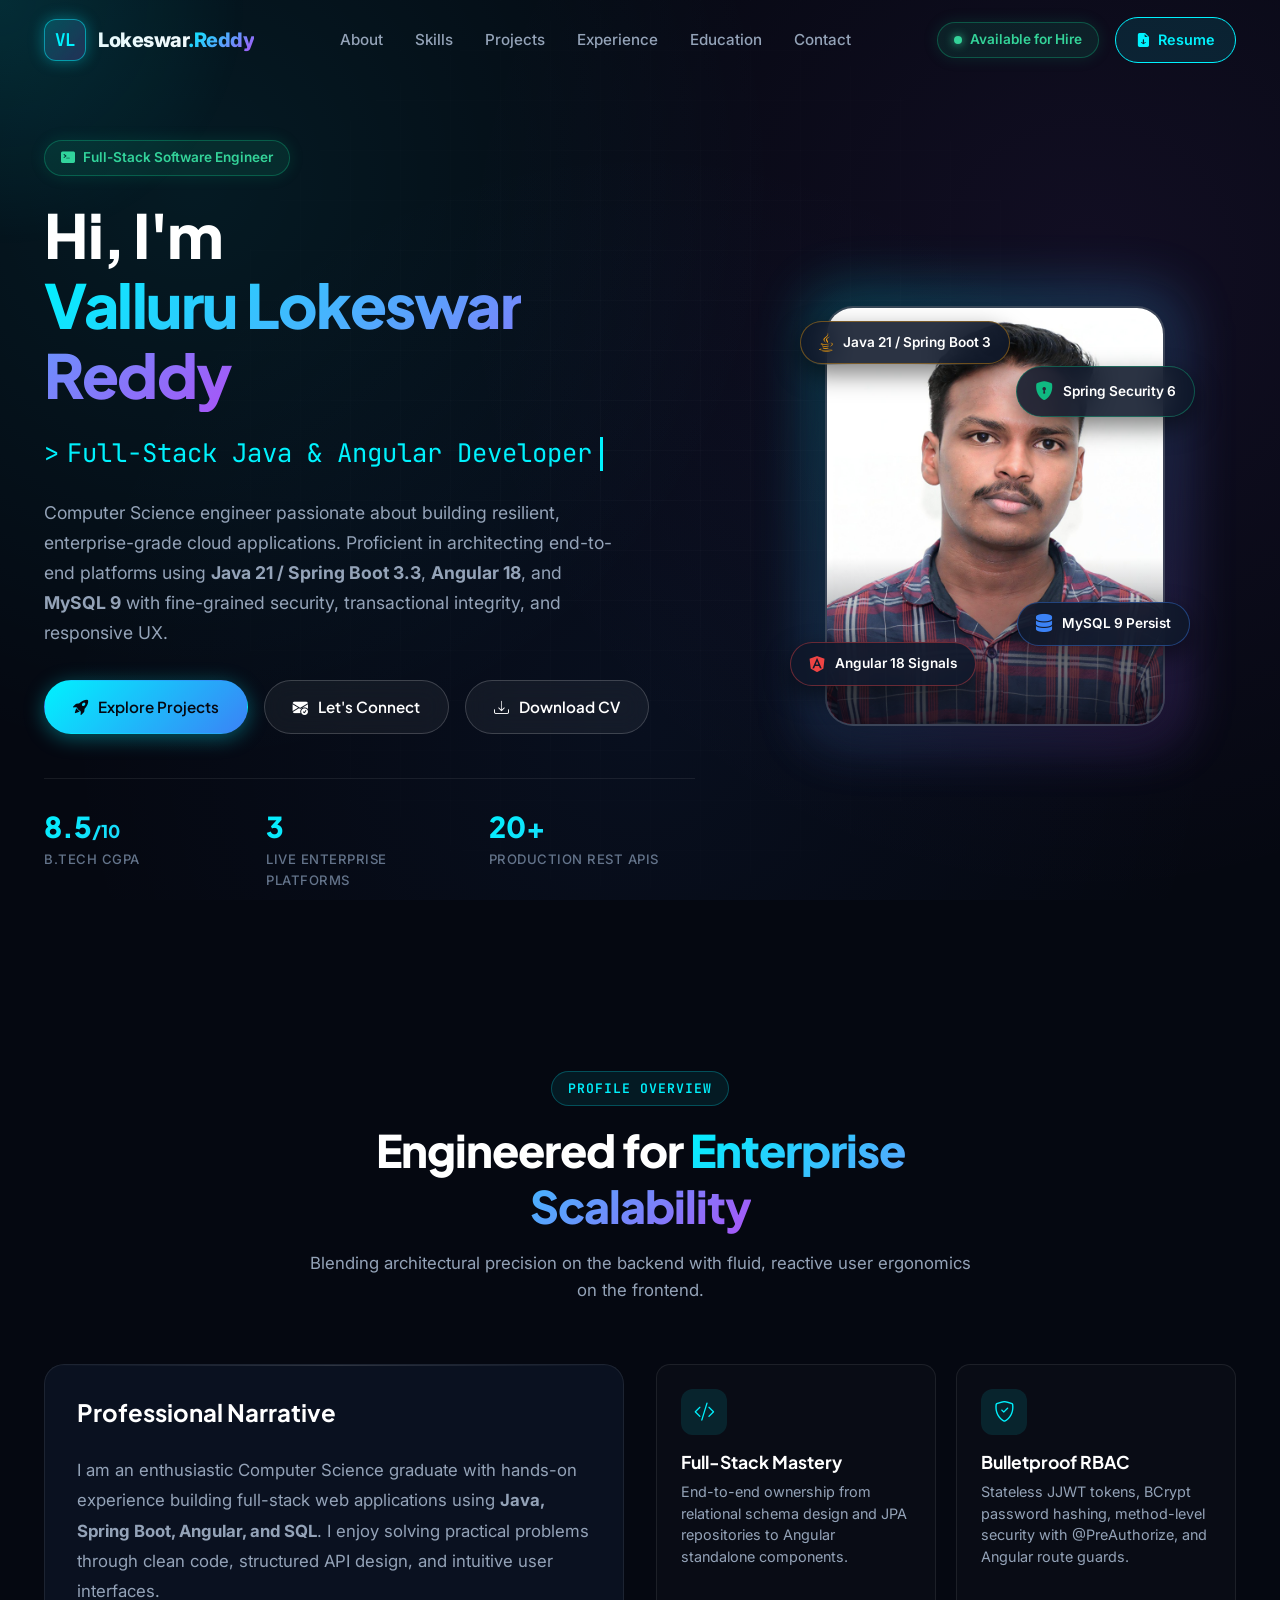
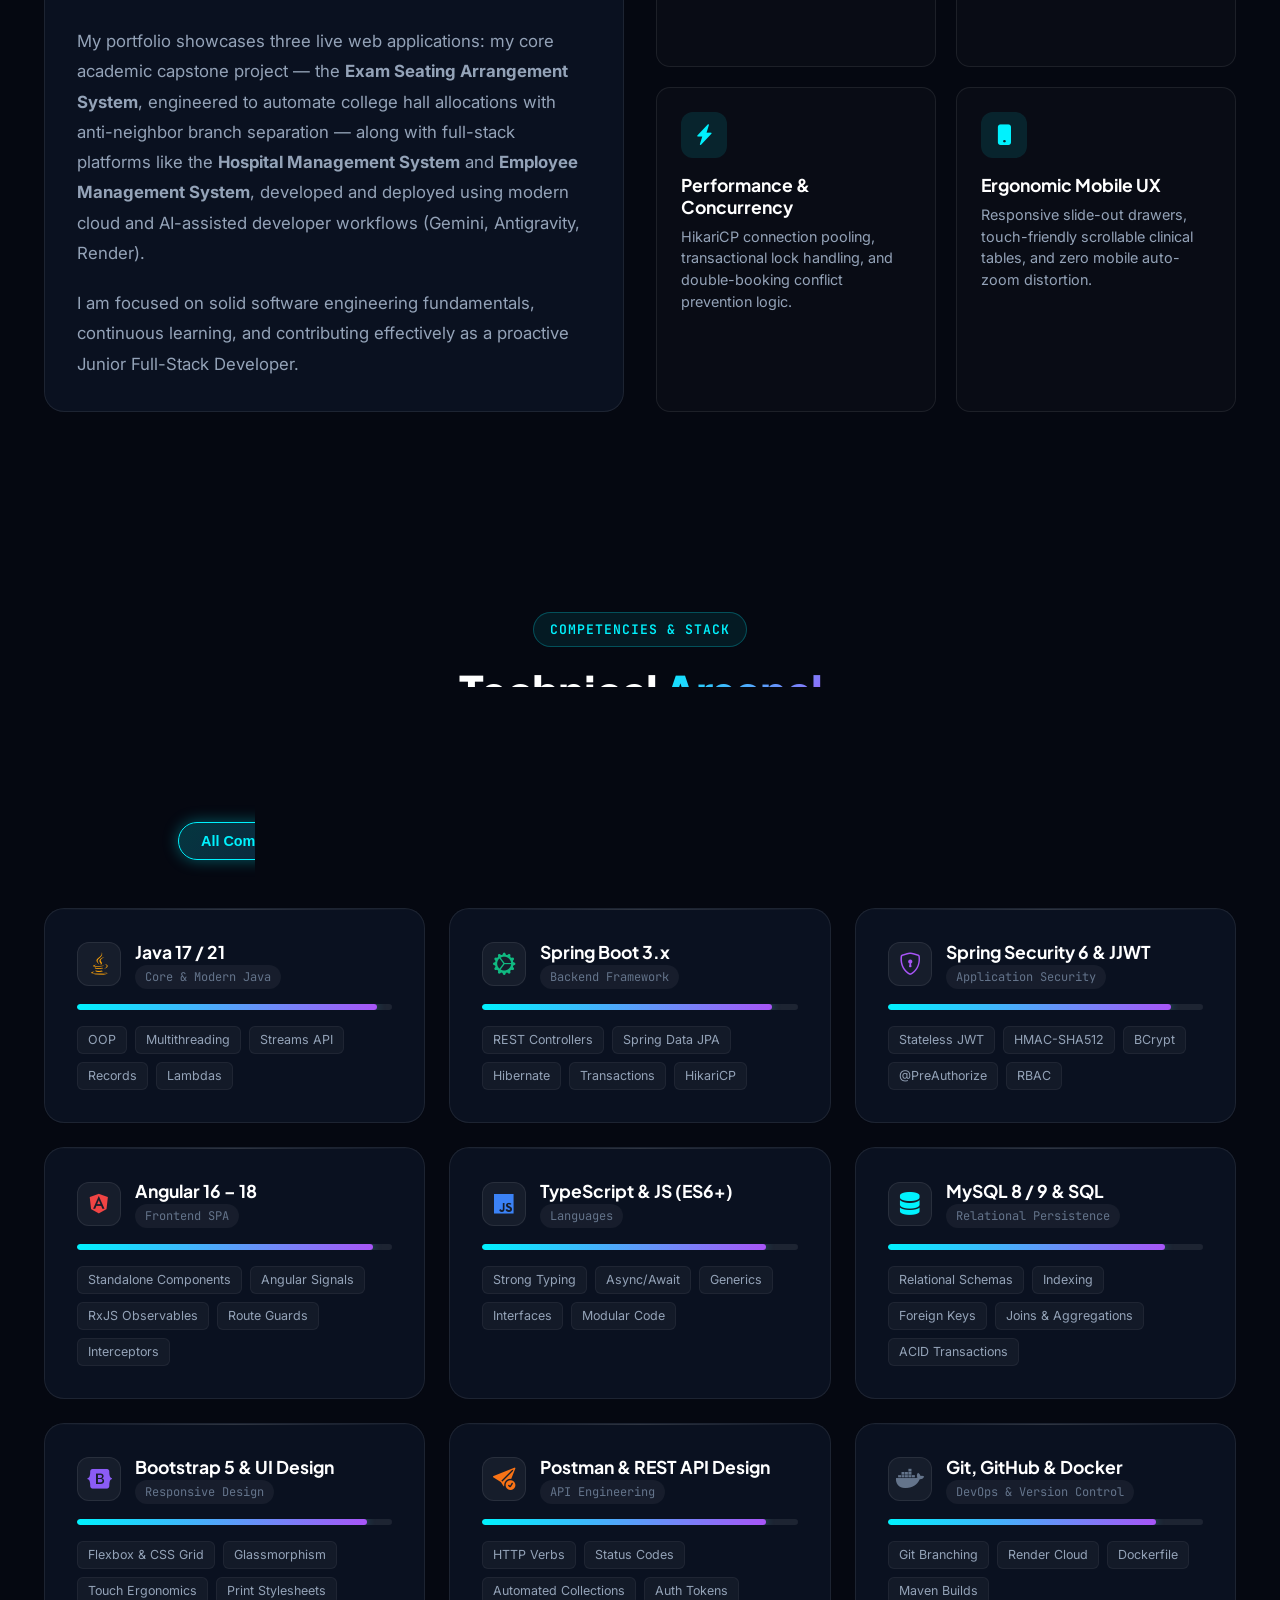
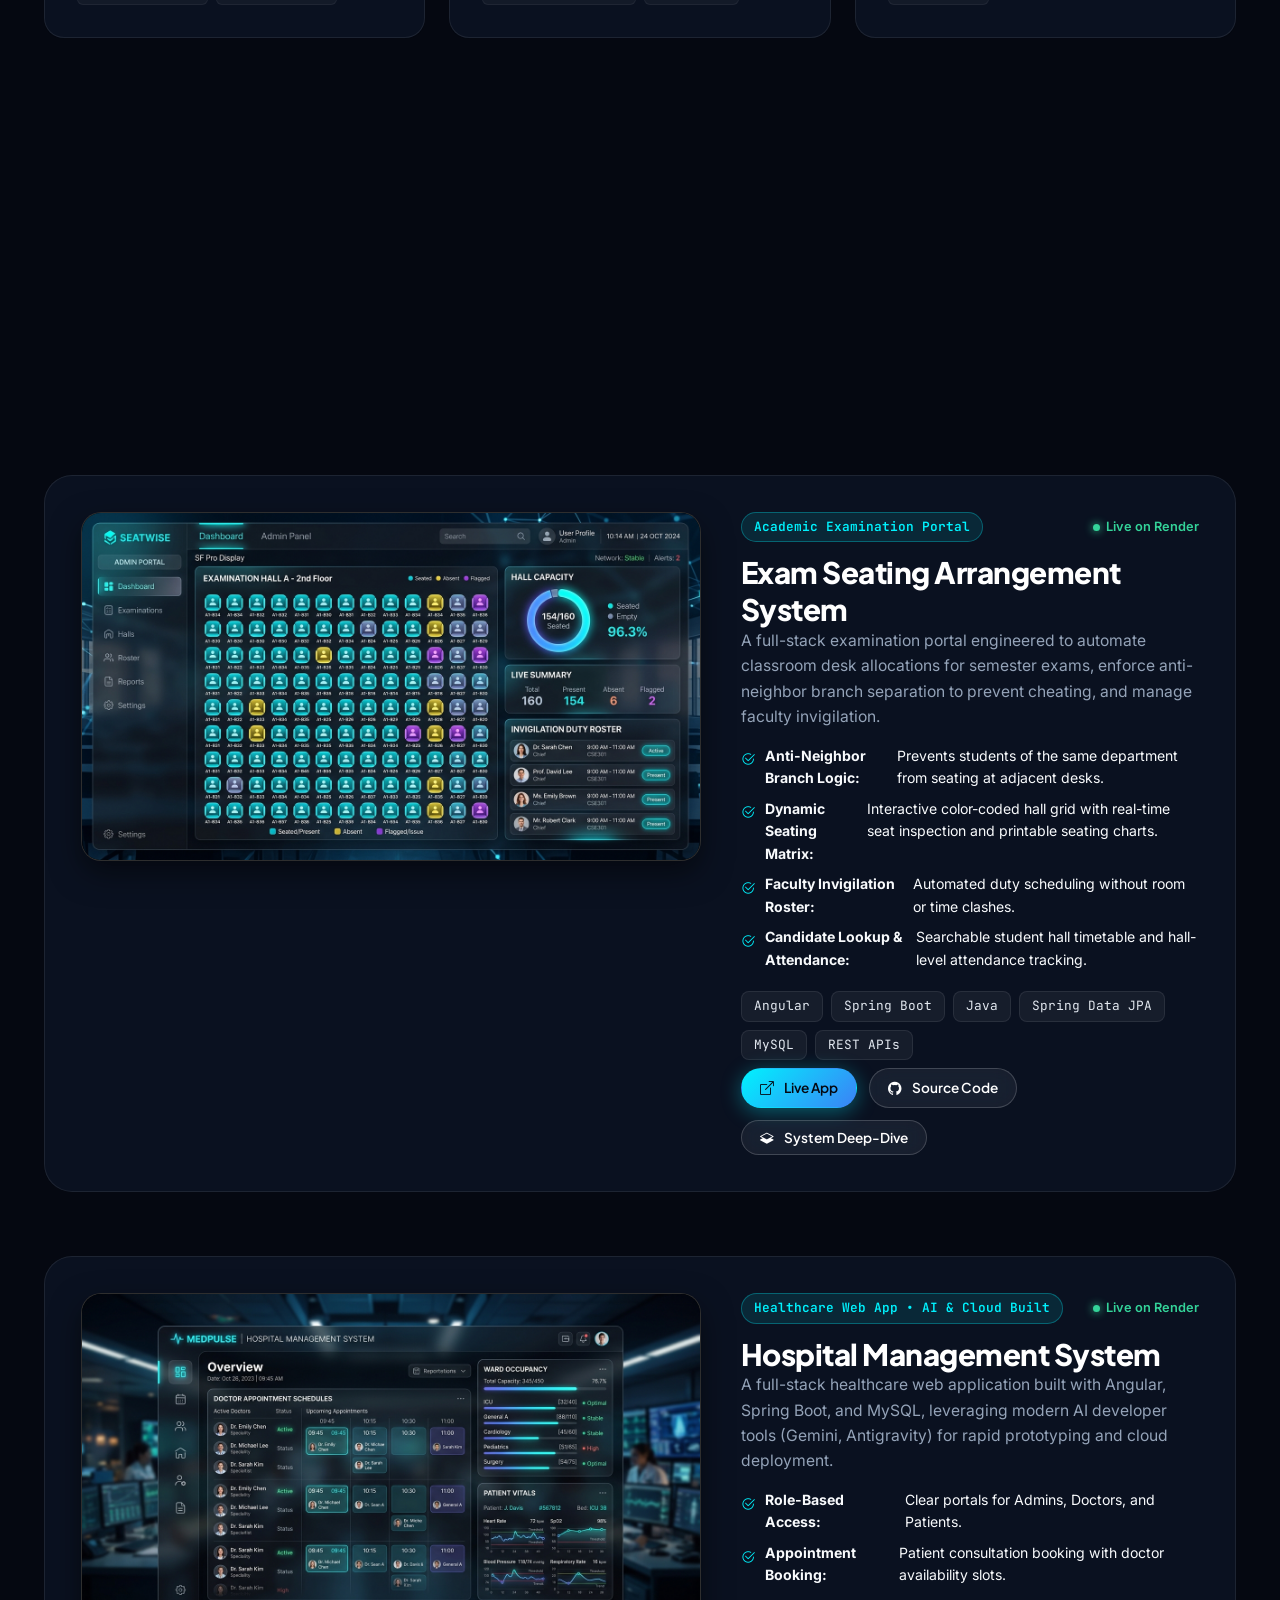
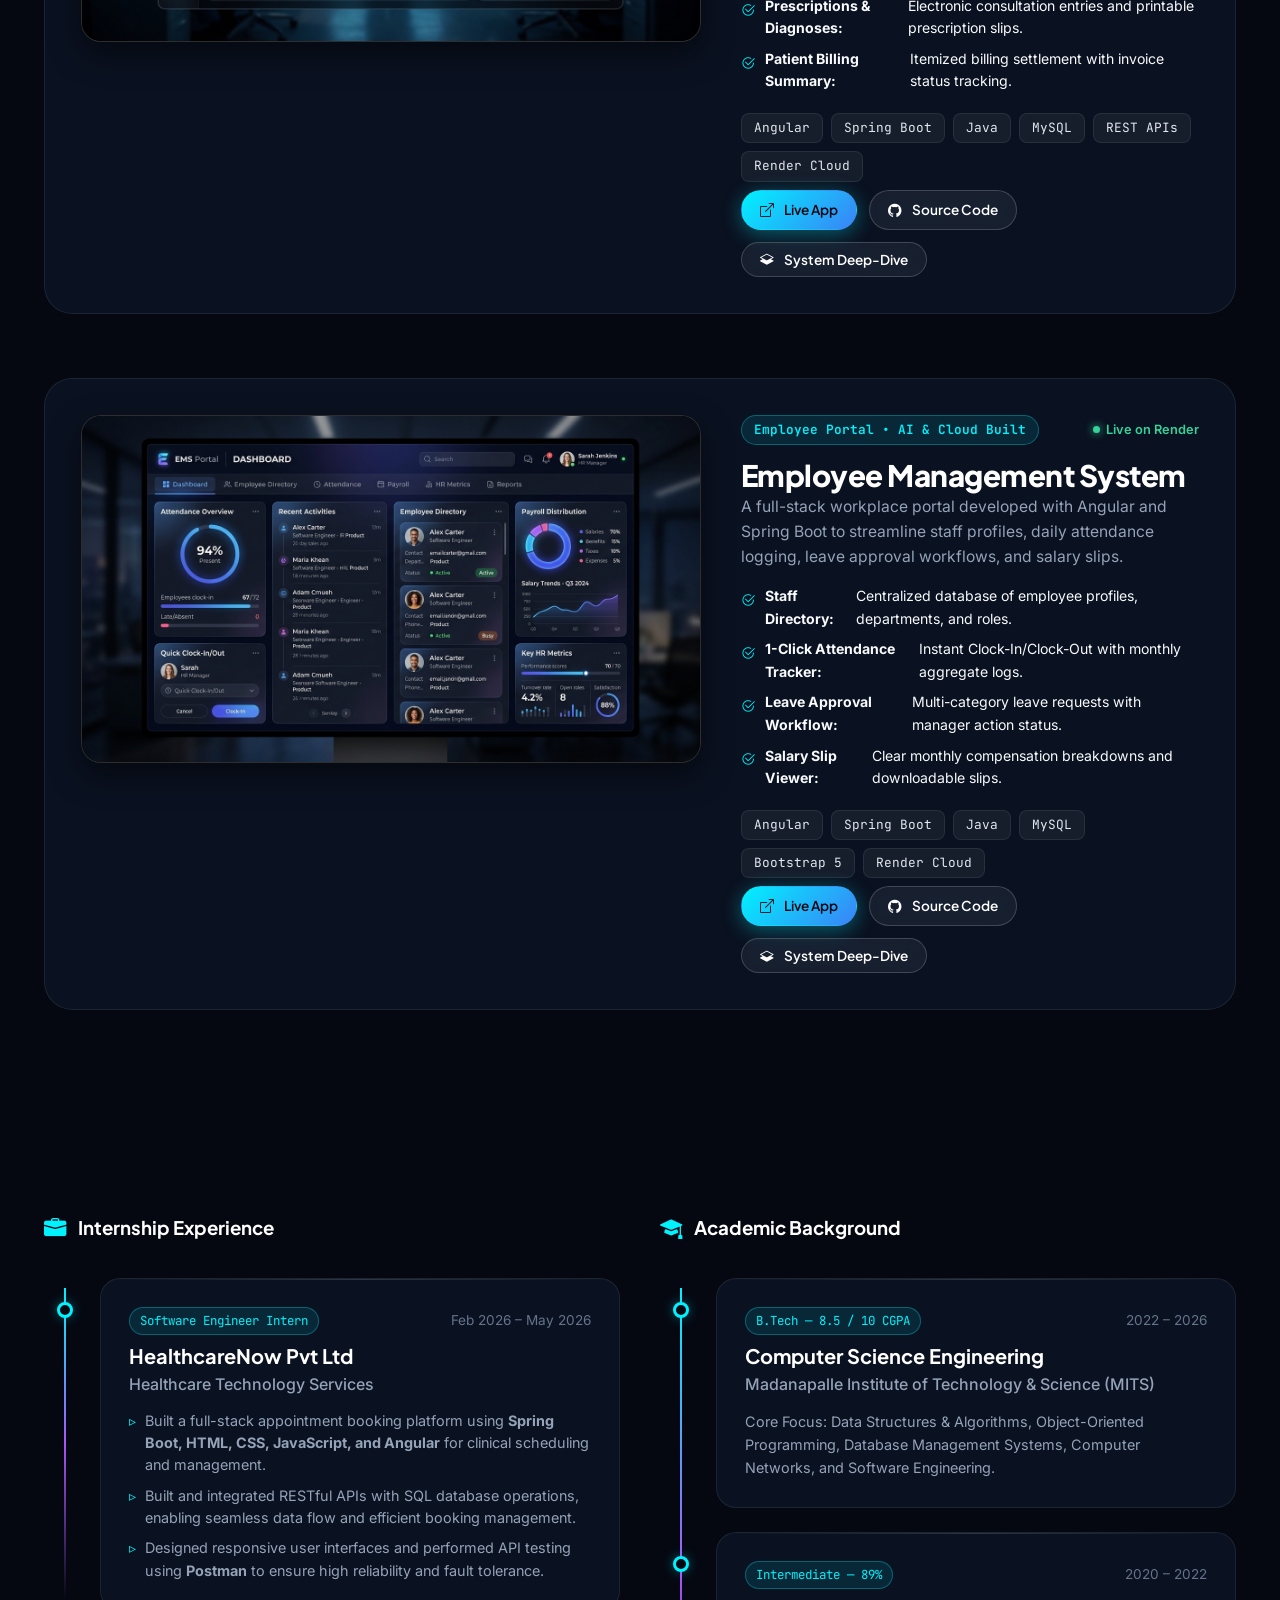
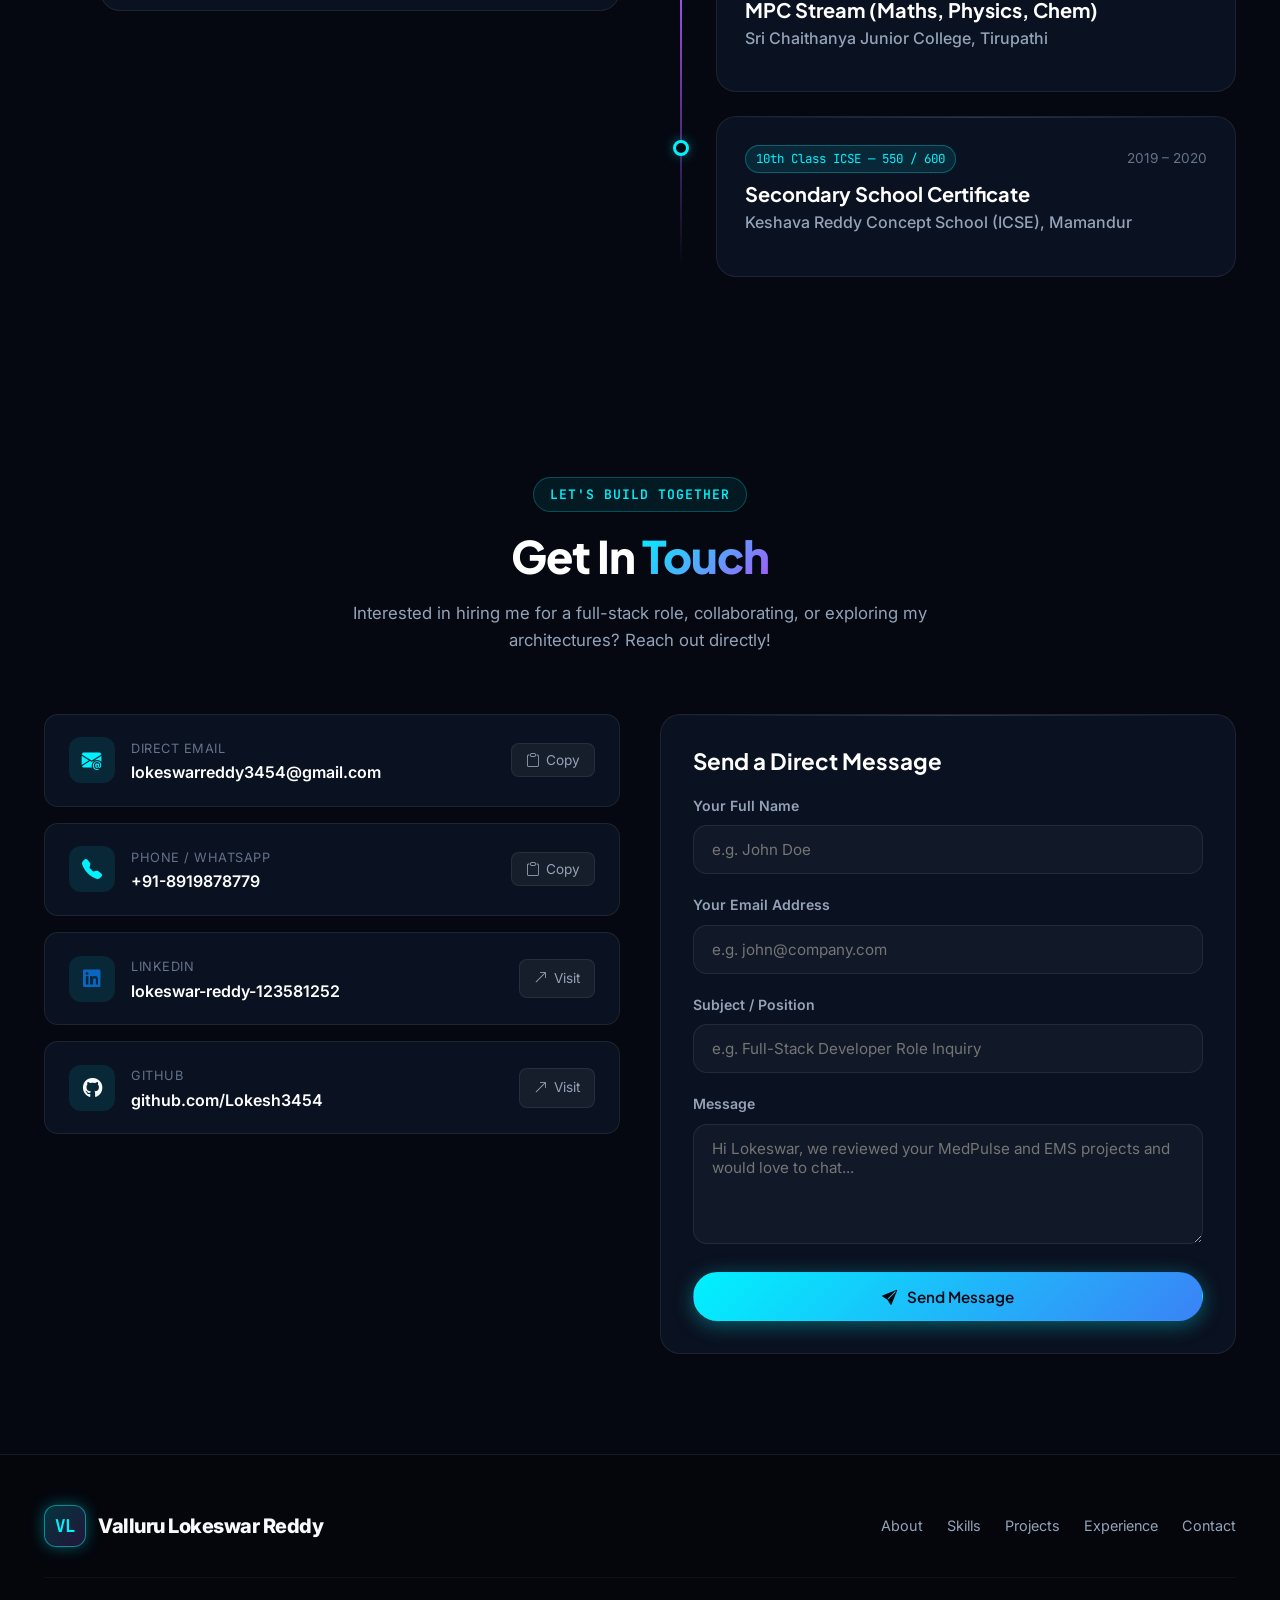
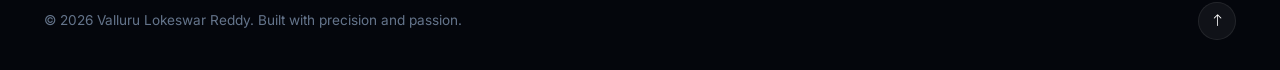
<file: index.html>
<!DOCTYPE html>
<html lang="en">
<head>
  <meta charset="UTF-8">
  <meta name="viewport" content="width=device-width, initial-scale=1.0">
  <title>Valluru Lokeswar Reddy | Full-Stack Java & Angular Developer</title>
  
  <!-- SEO & OpenGraph Meta Tags -->
  <meta name="description" content="Portfolio of Valluru Lokeswar Reddy — Full-Stack Developer specializing in Spring Boot 3, Angular 18, Java 21, and MySQL. Creator of MedPulse Hospital Management System and EMS Portal.">
  <meta name="keywords" content="Valluru Lokeswar Reddy, Full Stack Developer, Java Developer, Spring Boot, Angular, MySQL, MedPulse HMS, EMS Portal, Software Engineer Portfolio">
  <meta name="author" content="Valluru Lokeswar Reddy">
  <meta property="og:title" content="Valluru Lokeswar Reddy | Full-Stack Java & Angular Developer">
  <meta property="og:description" content="Interactive cyber-glassmorphic portfolio showcasing production-grade enterprise platforms, architecture blueprints, and full-stack capabilities.">
  <meta property="og:type" content="website">

  <!-- Favicon -->
  <link rel="icon" type="image/svg+xml" href="data:image/svg+xml,<svg xmlns='http://www.w3.org/2000/svg' viewBox='0 0 100 100'><text y='.9em' font-size='90'>⚡</text></svg>">

  <!-- Google Fonts: Plus Jakarta Sans, Inter & JetBrains Mono -->
  <link rel="preconnect" href="https://fonts.googleapis.com">
  <link rel="preconnect" href="https://fonts.gstatic.com" crossorigin>
  <link href="https://fonts.googleapis.com/css2?family=Inter:wght@300;400;500;600;700&family=JetBrains+Mono:wght@400;500;600&family=Plus+Jakarta+Sans:wght@500;600;700;800&display=swap" rel="stylesheet">

  <!-- Bootstrap Icons & FontAwesome CDN -->
  <link rel="stylesheet" href="https://cdn.jsdelivr.net/npm/bootstrap-icons@1.11.3/font/bootstrap-icons.min.css">
  <link rel="stylesheet" href="https://cdnjs.cloudflare.com/ajax/libs/font-awesome/6.5.1/css/all.min.css">

  <!-- Custom Design System Stylesheet -->
  <link rel="stylesheet" href="css/style.css">
</head>
<body>

  <!-- Ambient Dynamic Cyber Backdrop & Cursor Spotlight -->
  <div class="cyber-bg"></div>
  <div class="cyber-grid"></div>
  <div id="cursor-glow"></div>

  <!-- ========================================================================
       TOP NAVIGATION BAR
       ======================================================================== -->
  <nav class="navbar" id="navbar">
    <div class="container">
      <a href="#hero" class="brand-logo">
        <div class="logo-badge">VL</div>
        <span>Lokeswar<span class="gradient-text">.Reddy</span></span>
      </a>

      <ul class="nav-menu" id="nav-menu">
        <li><a href="#about" class="nav-link">About</a></li>
        <li><a href="#skills" class="nav-link">Skills</a></li>
        <li><a href="#projects" class="nav-link">Projects</a></li>
        <li><a href="#experience" class="nav-link">Experience</a></li>
        <li><a href="#education" class="nav-link">Education</a></li>
        <li><a href="#contact" class="nav-link">Contact</a></li>
      </ul>

      <div class="nav-actions">
        <div class="status-pill d-none-mobile">
          <span class="status-pulse"></span>
          <span>Available for Hire</span>
        </div>
        <a href="assets/docs/Valluru_Lokeswar_Reddy_Resume.pdf" download="Valluru_Lokeswar_Reddy_Resume.pdf" class="nav-btn-cv" target="_blank">
          <i class="bi bi-file-earmark-arrow-down-fill"></i>
          <span>Resume</span>
        </a>
        <button class="menu-toggle" aria-label="Toggle Navigation">
          <i class="bi bi-list"></i>
        </button>
      </div>
    </div>
  </nav>

  <!-- ========================================================================
       HERO SECTION
       ======================================================================== -->
  <section class="hero-section" id="hero">
    <div class="container">
      <div class="hero-grid">
        <!-- Left: Headline & Pitch -->
        <div class="hero-content">
          <div class="hero-greeting">
            <span class="status-pill">
              <i class="bi bi-terminal-fill"></i> Full-Stack Software Engineer
            </span>
          </div>

          <h1 class="hero-title">
            Hi, I'm <br>
            <span class="gradient-text">Valluru Lokeswar Reddy</span>
          </h1>

          <div class="hero-role-wrapper">
            <span class="role-prefix">&gt; </span>
            <span id="typed-role">Full-Stack Java & Angular Developer</span>
            <span class="role-cursor"></span>
          </div>

          <p class="hero-description">
            Computer Science engineer passionate about building resilient, enterprise-grade cloud applications. Proficient in architecting end-to-end platforms using <strong>Java 21 / Spring Boot 3.3</strong>, <strong>Angular 18</strong>, and <strong>MySQL 9</strong> with fine-grained security, transactional integrity, and responsive UX.
          </p>

          <div class="hero-cta-group">
            <a href="#projects" class="btn btn-primary">
              <i class="bi bi-rocket-takeoff-fill"></i>
              <span>Explore Projects</span>
            </a>
            <a href="#contact" class="btn btn-secondary">
              <i class="bi bi-envelope-check-fill"></i>
              <span>Let's Connect</span>
            </a>
            <a href="assets/docs/Valluru_Lokeswar_Reddy_Resume.pdf" download="Valluru_Lokeswar_Reddy_Resume.pdf" class="btn btn-secondary" target="_blank">
              <i class="bi bi-download"></i>
              <span>Download CV</span>
            </a>
          </div>

          <!-- Key Metrics / Stats Row -->
          <div class="hero-stats-row">
            <div class="stat-item">
              <span class="stat-number gradient-text-cyan">8.5<span style="font-size: 1.1rem; color: var(--text-muted);">/10</span></span>
              <span class="stat-label">B.Tech CGPA</span>
            </div>
            <div class="stat-item">
              <span class="stat-number gradient-text-cyan">3</span>
              <span class="stat-label">Live Enterprise Platforms</span>
            </div>
            <div class="stat-item">
              <span class="stat-number gradient-text-cyan">20+</span>
              <span class="stat-label">Production REST APIs</span>
            </div>
          </div>
        </div>

        <!-- Right: Portrait Visual with Cyber Frame & Orbital Badges -->
        <div class="hero-visual">
          <div class="portrait-frame-wrapper">
            <div class="portrait-glow-ring"></div>
            
            <div class="portrait-container">
              <img src="assets/images/lokesh-photo.jpg" alt="Valluru Lokeswar Reddy - Full-Stack Developer">
              <div class="portrait-overlay-gradient"></div>
            </div>

            <!-- Floating Orbital Tech Badges -->
            <div class="orbit-badge badge-java">
              <i class="fa-brands fa-java"></i>
              <span>Java 21 / Spring Boot 3</span>
            </div>

            <div class="orbit-badge badge-angular">
              <i class="fa-brands fa-angular"></i>
              <span>Angular 18 Signals</span>
            </div>

            <div class="orbit-badge badge-spring">
              <i class="bi bi-shield-lock-fill"></i>
              <span>Spring Security 6</span>
            </div>

            <div class="orbit-badge badge-mysql">
              <i class="fa-solid fa-database"></i>
              <span>MySQL 9 Persist</span>
            </div>
          </div>
        </div>
      </div>
    </div>
  </section>

  <!-- ========================================================================
       ABOUT ME SECTION
       ======================================================================== -->
  <section class="section" id="about">
    <div class="container">
      <div class="section-header">
        <span class="section-tag">Profile Overview</span>
        <h2 class="section-title">Engineered for <span class="gradient-text">Enterprise Scalability</span></h2>
        <p class="section-subtitle">Blending architectural precision on the backend with fluid, reactive user ergonomics on the frontend.</p>
      </div>

      <div class="about-grid">
        <div class="glass-card about-narrative">
          <h3 style="font-size: 1.5rem; margin-bottom: 8px;">Professional Narrative</h3>
          <p>
            I am an enthusiastic Computer Science graduate with hands-on experience building full-stack web applications using <strong>Java, Spring Boot, Angular, and SQL</strong>. I enjoy solving practical problems through clean code, structured API design, and intuitive user interfaces.
          </p>
          <p>
            My portfolio showcases three live web applications: my core academic capstone project — the <strong>Exam Seating Arrangement System</strong>, engineered to automate college hall allocations with anti-neighbor branch separation — along with full-stack platforms like the <strong>Hospital Management System</strong> and <strong>Employee Management System</strong>, developed and deployed using modern cloud and AI-assisted developer workflows (Gemini, Antigravity, Render).
          </p>
          <p>
            I am focused on solid software engineering fundamentals, continuous learning, and contributing effectively as a proactive Junior Full-Stack Developer.
          </p>
        </div>

        <div class="about-features-grid">
          <div class="feature-box">
            <div class="feature-icon">
              <i class="bi bi-code-slash"></i>
            </div>
            <h4>Full-Stack Mastery</h4>
            <p>End-to-end ownership from relational schema design and JPA repositories to Angular standalone components.</p>
          </div>

          <div class="feature-box">
            <div class="feature-icon">
              <i class="bi bi-shield-check"></i>
            </div>
            <h4>Bulletproof RBAC</h4>
            <p>Stateless JJWT tokens, BCrypt password hashing, method-level security with @PreAuthorize, and Angular route guards.</p>
          </div>

          <div class="feature-box">
            <div class="feature-icon">
              <i class="bi bi-lightning-charge-fill"></i>
            </div>
            <h4>Performance & Concurrency</h4>
            <p>HikariCP connection pooling, transactional lock handling, and double-booking conflict prevention logic.</p>
          </div>

          <div class="feature-box">
            <div class="feature-icon">
              <i class="bi bi-phone-fill"></i>
            </div>
            <h4>Ergonomic Mobile UX</h4>
            <p>Responsive slide-out drawers, touch-friendly scrollable clinical tables, and zero mobile auto-zoom distortion.</p>
          </div>
        </div>
      </div>
    </div>
  </section>

  <!-- ========================================================================
       TECHNICAL COMPETENCIES (Interactive Filter)
       ======================================================================== -->
  <section class="section" id="skills">
    <div class="container">
      <div class="section-header">
        <span class="section-tag">Competencies & Stack</span>
        <h2 class="section-title">Technical <span class="gradient-text">Arsenal</span></h2>
        <p class="section-subtitle">Validated through live production systems and real-world microservices architecture.</p>
      </div>

      <!-- Filter Buttons -->
      <div class="skills-filter-container">
        <button class="filter-btn active" data-filter="all">All Competencies</button>
        <button class="filter-btn" data-filter="backend">Backend & Security</button>
        <button class="filter-btn" data-filter="frontend">Frontend & UI</button>
        <button class="filter-btn" data-filter="database">Databases & Persistence</button>
        <button class="filter-btn" data-filter="tools">DevOps & Tooling</button>
      </div>

      <!-- Skills Grid -->
      <div class="skills-grid" id="skills-grid">
        
        <!-- Java 17/21 -->
        <div class="glass-card skill-card" data-category="backend">
          <div class="skill-header">
            <div class="skill-info">
              <div class="skill-icon" style="color: #f59e0b;">
                <i class="fa-brands fa-java"></i>
              </div>
              <div>
                <h4 class="skill-name">Java 17 / 21</h4>
                <span class="skill-category-badge">Core & Modern Java</span>
              </div>
            </div>
          </div>
          <div class="skill-meter-wrapper">
            <div class="skill-meter-bar">
              <div class="skill-meter-fill" style="width: 95%;"></div>
            </div>
          </div>
          <div class="skill-tags">
            <span class="skill-tag">OOP</span>
            <span class="skill-tag">Multithreading</span>
            <span class="skill-tag">Streams API</span>
            <span class="skill-tag">Records</span>
            <span class="skill-tag">Lambdas</span>
          </div>
        </div>

        <!-- Spring Boot 3.x -->
        <div class="glass-card skill-card" data-category="backend">
          <div class="skill-header">
            <div class="skill-info">
              <div class="skill-icon" style="color: #10b981;">
                <i class="bi bi-gear-wide-connected"></i>
              </div>
              <div>
                <h4 class="skill-name">Spring Boot 3.x</h4>
                <span class="skill-category-badge">Backend Framework</span>
              </div>
            </div>
          </div>
          <div class="skill-meter-wrapper">
            <div class="skill-meter-bar">
              <div class="skill-meter-fill" style="width: 92%;"></div>
            </div>
          </div>
          <div class="skill-tags">
            <span class="skill-tag">REST Controllers</span>
            <span class="skill-tag">Spring Data JPA</span>
            <span class="skill-tag">Hibernate</span>
            <span class="skill-tag">Transactions</span>
            <span class="skill-tag">HikariCP</span>
          </div>
        </div>

        <!-- Spring Security & JWT -->
        <div class="glass-card skill-card" data-category="backend">
          <div class="skill-header">
            <div class="skill-info">
              <div class="skill-icon" style="color: #a855f7;">
                <i class="bi bi-shield-lock"></i>
              </div>
              <div>
                <h4 class="skill-name">Spring Security 6 & JJWT</h4>
                <span class="skill-category-badge">Application Security</span>
              </div>
            </div>
          </div>
          <div class="skill-meter-wrapper">
            <div class="skill-meter-bar">
              <div class="skill-meter-fill" style="width: 90%;"></div>
            </div>
          </div>
          <div class="skill-tags">
            <span class="skill-tag">Stateless JWT</span>
            <span class="skill-tag">HMAC-SHA512</span>
            <span class="skill-tag">BCrypt</span>
            <span class="skill-tag">@PreAuthorize</span>
            <span class="skill-tag">RBAC</span>
          </div>
        </div>

        <!-- Angular 16-18 -->
        <div class="glass-card skill-card" data-category="frontend">
          <div class="skill-header">
            <div class="skill-info">
              <div class="skill-icon" style="color: #ef4444;">
                <i class="fa-brands fa-angular"></i>
              </div>
              <div>
                <h4 class="skill-name">Angular 16 – 18</h4>
                <span class="skill-category-badge">Frontend SPA</span>
              </div>
            </div>
          </div>
          <div class="skill-meter-wrapper">
            <div class="skill-meter-bar">
              <div class="skill-meter-fill" style="width: 94%;"></div>
            </div>
          </div>
          <div class="skill-tags">
            <span class="skill-tag">Standalone Components</span>
            <span class="skill-tag">Angular Signals</span>
            <span class="skill-tag">RxJS Observables</span>
            <span class="skill-tag">Route Guards</span>
            <span class="skill-tag">Interceptors</span>
          </div>
        </div>

        <!-- TypeScript & JavaScript -->
        <div class="glass-card skill-card" data-category="frontend">
          <div class="skill-header">
            <div class="skill-info">
              <div class="skill-icon" style="color: #3b82f6;">
                <i class="fa-brands fa-js"></i>
              </div>
              <div>
                <h4 class="skill-name">TypeScript & JS (ES6+)</h4>
                <span class="skill-category-badge">Languages</span>
              </div>
            </div>
          </div>
          <div class="skill-meter-wrapper">
            <div class="skill-meter-bar">
              <div class="skill-meter-fill" style="width: 90%;"></div>
            </div>
          </div>
          <div class="skill-tags">
            <span class="skill-tag">Strong Typing</span>
            <span class="skill-tag">Async/Await</span>
            <span class="skill-tag">Generics</span>
            <span class="skill-tag">Interfaces</span>
            <span class="skill-tag">Modular Code</span>
          </div>
        </div>

        <!-- MySQL 8/9 & SQL -->
        <div class="glass-card skill-card" data-category="database">
          <div class="skill-header">
            <div class="skill-info">
              <div class="skill-icon" style="color: #00f2fe;">
                <i class="fa-solid fa-database"></i>
              </div>
              <div>
                <h4 class="skill-name">MySQL 8 / 9 & SQL</h4>
                <span class="skill-category-badge">Relational Persistence</span>
              </div>
            </div>
          </div>
          <div class="skill-meter-wrapper">
            <div class="skill-meter-bar">
              <div class="skill-meter-fill" style="width: 88%;"></div>
            </div>
          </div>
          <div class="skill-tags">
            <span class="skill-tag">Relational Schemas</span>
            <span class="skill-tag">Indexing</span>
            <span class="skill-tag">Foreign Keys</span>
            <span class="skill-tag">Joins & Aggregations</span>
            <span class="skill-tag">ACID Transactions</span>
          </div>
        </div>

        <!-- Bootstrap 5 & CSS3 -->
        <div class="glass-card skill-card" data-category="frontend">
          <div class="skill-header">
            <div class="skill-info">
              <div class="skill-icon" style="color: #8b5cf6;">
                <i class="fa-brands fa-bootstrap"></i>
              </div>
              <div>
                <h4 class="skill-name">Bootstrap 5 & UI Design</h4>
                <span class="skill-category-badge">Responsive Design</span>
              </div>
            </div>
          </div>
          <div class="skill-meter-wrapper">
            <div class="skill-meter-bar">
              <div class="skill-meter-fill" style="width: 92%;"></div>
            </div>
          </div>
          <div class="skill-tags">
            <span class="skill-tag">Flexbox & CSS Grid</span>
            <span class="skill-tag">Glassmorphism</span>
            <span class="skill-tag">Touch Ergonomics</span>
            <span class="skill-tag">Print Stylesheets</span>
          </div>
        </div>

        <!-- Postman & API Design -->
        <div class="glass-card skill-card" data-category="tools">
          <div class="skill-header">
            <div class="skill-info">
              <div class="skill-icon" style="color: #f97316;">
                <i class="bi bi-send-check-fill"></i>
              </div>
              <div>
                <h4 class="skill-name">Postman & REST API Design</h4>
                <span class="skill-category-badge">API Engineering</span>
              </div>
            </div>
          </div>
          <div class="skill-meter-wrapper">
            <div class="skill-meter-bar">
              <div class="skill-meter-fill" style="width: 90%;"></div>
            </div>
          </div>
          <div class="skill-tags">
            <span class="skill-tag">HTTP Verbs</span>
            <span class="skill-tag">Status Codes</span>
            <span class="skill-tag">Automated Collections</span>
            <span class="skill-tag">Auth Tokens</span>
          </div>
        </div>

        <!-- Git, GitHub & Docker -->
        <div class="glass-card skill-card" data-category="tools">
          <div class="skill-header">
            <div class="skill-info">
              <div class="skill-icon" style="color: #64748b;">
                <i class="fa-brands fa-docker"></i>
              </div>
              <div>
                <h4 class="skill-name">Git, GitHub & Docker</h4>
                <span class="skill-category-badge">DevOps & Version Control</span>
              </div>
            </div>
          </div>
          <div class="skill-meter-wrapper">
            <div class="skill-meter-bar">
              <div class="skill-meter-fill" style="width: 85%;"></div>
            </div>
          </div>
          <div class="skill-tags">
            <span class="skill-tag">Git Branching</span>
            <span class="skill-tag">Render Cloud</span>
            <span class="skill-tag">Dockerfile</span>
            <span class="skill-tag">Maven Builds</span>
          </div>
        </div>

      </div>
    </div>
  </section>

  <!-- ========================================================================
       INTERACTIVE PROJECTS SHOWCASE (Centerpiece)
       ======================================================================== -->
  <section class="section" id="projects">
    <div class="container">
      <div class="section-header">
        <span class="section-tag">Featured Deployments</span>
        <h2 class="section-title">Production <span class="gradient-text">Platforms</span></h2>
        <p class="section-subtitle">Live, interactive enterprise applications built with modern Java & Angular architectures.</p>
      </div>

      <div class="projects-container">

        <!-- Project 1: Exam Seating Arrangement System -->
        <div class="project-card">
          <div class="project-preview-wrapper" data-project-target="examSeating">
            <img src="assets/images/exam-seating-preview.jpg" alt="Exam Seating Arrangement System" class="project-preview-img">
            <div class="preview-overlay">
              <span class="preview-pill"><i class="bi bi-arrows-fullscreen"></i> View Deep-Dive Blueprint</span>
            </div>
          </div>

          <div class="project-info-wrapper">
            <div>
              <div class="project-badge-row">
                <span class="project-type-tag">Academic Examination Portal</span>
                <span class="project-live-indicator">
                  <span class="pulse-dot-green"></span> Live on Render
                </span>
              </div>

              <h3 class="project-title" style="margin-top: 12px;">Exam Seating Arrangement System</h3>
              <p class="project-pitch">
                A full-stack examination portal engineered to automate classroom desk allocations for semester exams, enforce anti-neighbor branch separation to prevent cheating, and manage faculty invigilation.
              </p>

              <ul class="project-highlights-list" style="margin-top: 16px;">
                <li><i class="bi bi-check2-circle"></i> <strong>Anti-Neighbor Branch Logic:</strong> Prevents students of the same department from seating at adjacent desks.</li>
                <li><i class="bi bi-check2-circle"></i> <strong>Dynamic Seating Matrix:</strong> Interactive color-coded hall grid with real-time seat inspection and printable seating charts.</li>
                <li><i class="bi bi-check2-circle"></i> <strong>Faculty Invigilation Roster:</strong> Automated duty scheduling without room or time clashes.</li>
                <li><i class="bi bi-check2-circle"></i> <strong>Candidate Lookup & Attendance:</strong> Searchable student hall timetable and hall-level attendance tracking.</li>
              </ul>
            </div>

            <div>
              <div class="project-tech-pills">
                <span class="tech-pill">Angular</span>
                <span class="tech-pill">Spring Boot</span>
                <span class="tech-pill">Java</span>
                <span class="tech-pill">Spring Data JPA</span>
                <span class="tech-pill">MySQL</span>
                <span class="tech-pill">REST APIs</span>
              </div>

              <div class="project-actions-row">
                <a href="https://student-exam-seating-arrangement.onrender.com/" target="_blank" class="btn btn-primary btn-sm">
                  <i class="bi bi-box-arrow-up-right"></i> Live App
                </a>
                <a href="https://github.com/Lokesh3454/Student_Exam_Seating_Arrangement" target="_blank" class="btn btn-secondary btn-sm">
                  <i class="bi bi-github"></i> Source Code
                </a>
                <button class="btn btn-secondary btn-sm" data-project-target="examSeating">
                  <i class="bi bi-layers-half"></i> System Deep-Dive
                </button>
              </div>
            </div>
          </div>
        </div>

        <!-- Project 2: Hospital Management System -->
        <div class="project-card">
          <div class="project-preview-wrapper" data-project-target="hms">
            <img src="assets/images/medpulse-preview.jpg" alt="Hospital Management System" class="project-preview-img">
            <div class="preview-overlay">
              <span class="preview-pill"><i class="bi bi-arrows-fullscreen"></i> View Deep-Dive Blueprint</span>
            </div>
          </div>

          <div class="project-info-wrapper">
            <div>
              <div class="project-badge-row">
                <span class="project-type-tag">Healthcare Web App • AI & Cloud Built</span>
                <span class="project-live-indicator">
                  <span class="pulse-dot-green"></span> Live on Render
                </span>
              </div>

              <h3 class="project-title" style="margin-top: 12px;">Hospital Management System</h3>
              <p class="project-pitch">
                A full-stack healthcare web application built with Angular, Spring Boot, and MySQL, leveraging modern AI developer tools (Gemini, Antigravity) for rapid prototyping and cloud deployment.
              </p>

              <ul class="project-highlights-list" style="margin-top: 16px;">
                <li><i class="bi bi-check2-circle"></i> <strong>Role-Based Access:</strong> Clear portals for Admins, Doctors, and Patients.</li>
                <li><i class="bi bi-check2-circle"></i> <strong>Appointment Booking:</strong> Patient consultation booking with doctor availability slots.</li>
                <li><i class="bi bi-check2-circle"></i> <strong>Prescriptions & Diagnoses:</strong> Electronic consultation entries and printable prescription slips.</li>
                <li><i class="bi bi-check2-circle"></i> <strong>Patient Billing Summary:</strong> Itemized billing settlement with invoice status tracking.</li>
              </ul>
            </div>

            <div>
              <div class="project-tech-pills">
                <span class="tech-pill">Angular</span>
                <span class="tech-pill">Spring Boot</span>
                <span class="tech-pill">Java</span>
                <span class="tech-pill">MySQL</span>
                <span class="tech-pill">REST APIs</span>
                <span class="tech-pill">Render Cloud</span>
              </div>

              <div class="project-actions-row">
                <a href="https://hospital-management-system-fbmw.onrender.com/" target="_blank" class="btn btn-primary btn-sm">
                  <i class="bi bi-box-arrow-up-right"></i> Live App
                </a>
                <a href="https://github.com/Lokesh3454/Hospital_Management_System" target="_blank" class="btn btn-secondary btn-sm">
                  <i class="bi bi-github"></i> Source Code
                </a>
                <button class="btn btn-secondary btn-sm" data-project-target="hms">
                  <i class="bi bi-layers-half"></i> System Deep-Dive
                </button>
              </div>
            </div>
          </div>
        </div>

        <!-- Project 3: Employee Management System -->
        <div class="project-card">
          <div class="project-preview-wrapper" data-project-target="ems">
            <img src="assets/images/ems-preview.jpg" alt="Employee Management System" class="project-preview-img">
            <div class="preview-overlay">
              <span class="preview-pill"><i class="bi bi-arrows-fullscreen"></i> View Deep-Dive Blueprint</span>
            </div>
          </div>

          <div class="project-info-wrapper">
            <div>
              <div class="project-badge-row">
                <span class="project-type-tag">Employee Portal • AI & Cloud Built</span>
                <span class="project-live-indicator">
                  <span class="pulse-dot-green"></span> Live on Render
                </span>
              </div>

              <h3 class="project-title" style="margin-top: 12px;">Employee Management System</h3>
              <p class="project-pitch">
                A full-stack workplace portal developed with Angular and Spring Boot to streamline staff profiles, daily attendance logging, leave approval workflows, and salary slips.
              </p>

              <ul class="project-highlights-list" style="margin-top: 16px;">
                <li><i class="bi bi-check2-circle"></i> <strong>Staff Directory:</strong> Centralized database of employee profiles, departments, and roles.</li>
                <li><i class="bi bi-check2-circle"></i> <strong>1-Click Attendance Tracker:</strong> Instant Clock-In/Clock-Out with monthly aggregate logs.</li>
                <li><i class="bi bi-check2-circle"></i> <strong>Leave Approval Workflow:</strong> Multi-category leave requests with manager action status.</li>
                <li><i class="bi bi-check2-circle"></i> <strong>Salary Slip Viewer:</strong> Clear monthly compensation breakdowns and downloadable slips.</li>
              </ul>
            </div>

            <div>
              <div class="project-tech-pills">
                <span class="tech-pill">Angular</span>
                <span class="tech-pill">Spring Boot</span>
                <span class="tech-pill">Java</span>
                <span class="tech-pill">MySQL</span>
                <span class="tech-pill">Bootstrap 5</span>
                <span class="tech-pill">Render Cloud</span>
              </div>

              <div class="project-actions-row">
                <a href="https://ems-portal-gmw6.onrender.com/" target="_blank" class="btn btn-primary btn-sm">
                  <i class="bi bi-box-arrow-up-right"></i> Live App
                </a>
                <a href="https://github.com/Lokesh3454/EMS-Portal-" target="_blank" class="btn btn-secondary btn-sm">
                  <i class="bi bi-github"></i> Source Code
                </a>
                <button class="btn btn-secondary btn-sm" data-project-target="ems">
                  <i class="bi bi-layers-half"></i> System Deep-Dive
                </button>
              </div>
            </div>
          </div>
        </div>

      </div>
    </div>
  </section>

  <!-- ========================================================================
       EXPERIENCE & EDUCATION TIMELINE
       ======================================================================== -->
  <section class="section" id="experience">
    <div class="container">
      <div class="timeline-layout-grid">
        
        <!-- Experience Column -->
        <div class="timeline-column">
          <div class="timeline-col-header">
            <i class="bi bi-briefcase-fill"></i>
            <h3>Internship Experience</h3>
          </div>

          <div class="timeline-wrapper">
            <div class="timeline-node">
              <div class="timeline-dot"></div>
              <div class="glass-card timeline-card">
                <div class="timeline-meta-row">
                  <span class="timeline-badge">Software Engineer Intern</span>
                  <span class="timeline-period">Feb 2026 – May 2026</span>
                </div>
                <h4 class="timeline-role">HealthcareNow Pvt Ltd</h4>
                <p class="timeline-org">Healthcare Technology Services</p>
                <ul class="timeline-bullets">
                  <li>Built a full-stack appointment booking platform using <strong>Spring Boot, HTML, CSS, JavaScript, and Angular</strong> for clinical scheduling and management.</li>
                  <li>Built and integrated RESTful APIs with SQL database operations, enabling seamless data flow and efficient booking management.</li>
                  <li>Designed responsive user interfaces and performed API testing using <strong>Postman</strong> to ensure high reliability and fault tolerance.</li>
                </ul>
              </div>
            </div>
          </div>
        </div>

        <!-- Education Column -->
        <div class="timeline-column" id="education">
          <div class="timeline-col-header">
            <i class="bi bi-mortarboard-fill"></i>
            <h3>Academic Background</h3>
          </div>

          <div class="timeline-wrapper">
            <!-- Degree -->
            <div class="timeline-node">
              <div class="timeline-dot"></div>
              <div class="glass-card timeline-card">
                <div class="timeline-meta-row">
                  <span class="timeline-badge">B.Tech — 8.5 / 10 CGPA</span>
                  <span class="timeline-period">2022 – 2026</span>
                </div>
                <h4 class="timeline-role">Computer Science Engineering</h4>
                <p class="timeline-org">Madanapalle Institute of Technology & Science (MITS)</p>
                <p style="font-size: 0.9rem; color: var(--text-secondary);">
                  Core Focus: Data Structures & Algorithms, Object-Oriented Programming, Database Management Systems, Computer Networks, and Software Engineering.
                </p>
              </div>
            </div>

            <!-- Intermediate -->
            <div class="timeline-node">
              <div class="timeline-dot"></div>
              <div class="glass-card timeline-card">
                <div class="timeline-meta-row">
                  <span class="timeline-badge">Intermediate — 89%</span>
                  <span class="timeline-period">2020 – 2022</span>
                </div>
                <h4 class="timeline-role">MPC Stream (Maths, Physics, Chem)</h4>
                <p class="timeline-org">Sri Chaithanya Junior College, Tirupathi</p>
              </div>
            </div>

            <!-- 10th ICSE -->
            <div class="timeline-node">
              <div class="timeline-dot"></div>
              <div class="glass-card timeline-card">
                <div class="timeline-meta-row">
                  <span class="timeline-badge">10th Class ICSE — 550 / 600</span>
                  <span class="timeline-period">2019 – 2020</span>
                </div>
                <h4 class="timeline-role">Secondary School Certificate</h4>
                <p class="timeline-org">Keshava Reddy Concept School (ICSE), Mamandur</p>
              </div>
            </div>
          </div>
        </div>

      </div>
    </div>
  </section>

  <!-- ========================================================================
       INTERACTIVE CONTACT & CONNECT SECTION
       ======================================================================== -->
  <section class="section" id="contact">
    <div class="container">
      <div class="section-header">
        <span class="section-tag">Let's Build Together</span>
        <h2 class="section-title">Get In <span class="gradient-text">Touch</span></h2>
        <p class="section-subtitle">Interested in hiring me for a full-stack role, collaborating, or exploring my architectures? Reach out directly!</p>
      </div>

      <div class="contact-grid">
        <!-- Direct Contact Cards with Copy Buttons -->
        <div class="contact-cards-stack">
          <!-- Email Card -->
          <div class="contact-item-card">
            <div class="contact-item-left">
              <div class="contact-item-icon">
                <i class="bi bi-envelope-at-fill"></i>
              </div>
              <div>
                <span class="contact-item-label">Direct Email</span>
                <div class="contact-item-value">lokeswarreddy3454@gmail.com</div>
              </div>
            </div>
            <button class="copy-btn" data-copy="lokeswarreddy3454@gmail.com" data-label="Email">
              <i class="bi bi-clipboard"></i> Copy
            </button>
          </div>

          <!-- Phone Card -->
          <div class="contact-item-card">
            <div class="contact-item-left">
              <div class="contact-item-icon">
                <i class="bi bi-telephone-fill"></i>
              </div>
              <div>
                <span class="contact-item-label">Phone / WhatsApp</span>
                <div class="contact-item-value">+91-8919878779</div>
              </div>
            </div>
            <button class="copy-btn" data-copy="+918919878779" data-label="Phone Number">
              <i class="bi bi-clipboard"></i> Copy
            </button>
          </div>

          <!-- LinkedIn Card -->
          <div class="contact-item-card">
            <div class="contact-item-left">
              <div class="contact-item-icon" style="color: #0a66c2;">
                <i class="fa-brands fa-linkedin"></i>
              </div>
              <div>
                <span class="contact-item-label">LinkedIn</span>
                <div class="contact-item-value">lokeswar-reddy-123581252</div>
              </div>
            </div>
            <a href="https://linkedin.com/in/lokeswar-reddy-123581252" target="_blank" class="copy-btn">
              <i class="bi bi-arrow-up-right"></i> Visit
            </a>
          </div>

          <!-- GitHub Card -->
          <div class="contact-item-card">
            <div class="contact-item-left">
              <div class="contact-item-icon" style="color: #f8fafc;">
                <i class="fa-brands fa-github"></i>
              </div>
              <div>
                <span class="contact-item-label">GitHub</span>
                <div class="contact-item-value">github.com/Lokesh3454</div>
              </div>
            </div>
            <a href="https://github.com/Lokesh3454" target="_blank" class="copy-btn">
              <i class="bi bi-arrow-up-right"></i> Visit
            </a>
          </div>
        </div>

        <!-- Interactive Direct Message Form -->
        <div class="glass-card">
          <h3 style="font-size: 1.4rem; margin-bottom: 20px;">Send a Direct Message</h3>
          <form class="contact-form" id="contact-form">
            <div class="form-group">
              <label class="form-label" for="sender-name">Your Full Name</label>
              <input type="text" id="sender-name" class="form-control" placeholder="e.g. John Doe" required>
            </div>

            <div class="form-group">
              <label class="form-label" for="sender-email">Your Email Address</label>
              <input type="email" id="sender-email" class="form-control" placeholder="e.g. john@company.com" required>
            </div>

            <div class="form-group">
              <label class="form-label" for="sender-subject">Subject / Position</label>
              <input type="text" id="sender-subject" class="form-control" placeholder="e.g. Full-Stack Developer Role Inquiry" required>
            </div>

            <div class="form-group">
              <label class="form-label" for="sender-message">Message</label>
              <textarea id="sender-message" class="form-control" placeholder="Hi Lokeswar, we reviewed your MedPulse and EMS projects and would love to chat..." required></textarea>
            </div>

            <button type="submit" class="btn btn-primary" style="width: 100%; margin-top: 8px;">
              <i class="bi bi-send-fill"></i> Send Message
            </button>
          </form>
        </div>
      </div>
    </div>
  </section>

  <!-- ========================================================================
       FOOTER
       ======================================================================== -->
  <footer class="footer">
    <div class="container">
      <div class="footer-top-row">
        <a href="#hero" class="brand-logo">
          <div class="logo-badge">VL</div>
          <span>Valluru Lokeswar Reddy</span>
        </a>

        <ul class="footer-links">
          <li><a href="#about">About</a></li>
          <li><a href="#skills">Skills</a></li>
          <li><a href="#projects">Projects</a></li>
          <li><a href="#experience">Experience</a></li>
          <li><a href="#contact">Contact</a></li>
        </ul>
      </div>

      <div class="footer-bottom-row">
        <div>
          &copy; 2026 Valluru Lokeswar Reddy. Built with precision and passion.
        </div>
        <button class="back-to-top" onclick="window.scrollTo({top:0, behavior:'smooth'})" aria-label="Back to Top">
          <i class="bi bi-arrow-up"></i>
        </button>
      </div>
    </div>
  </footer>

  <!-- ========================================================================
       INTERACTIVE SYSTEM DEEP-DIVE MODAL DIALOG
       ======================================================================== -->
  <div class="modal-backdrop" id="project-modal" role="dialog" aria-modal="true">
    <div class="modal-window">
      <!-- Modal Header -->
      <div class="modal-header">
        <div>
          <span class="project-type-tag" id="modal-project-badge">Architecture Blueprint</span>
          <h3 style="font-size: 1.5rem; margin-top: 8px;" id="modal-project-title">System Name</h3>
          <p style="font-size: 0.9rem; color: var(--text-secondary);" id="modal-project-tagline">Tagline</p>
        </div>
        <button class="modal-close-btn" id="modal-close-btn" aria-label="Close dialog">
          <i class="bi bi-x-lg"></i>
        </button>
      </div>

      <!-- Navigation Tabs -->
      <div class="modal-tabs">
        <button class="modal-tab-btn active" data-tab="overview">Overview & RBAC</button>
        <button class="modal-tab-btn" data-tab="architecture">System Architecture</button>
        <button class="modal-tab-btn" data-tab="modules">Core Modules</button>
        <button class="modal-tab-btn" data-tab="credentials">Live Demo & Source</button>
      </div>

      <!-- Tab Content Area -->
      <div class="modal-body">
        <div class="tab-content active" id="tab-overview"></div>
        <div class="tab-content" id="tab-architecture"></div>
        <div class="tab-content" id="tab-modules"></div>
        <div class="tab-content" id="tab-credentials"></div>

        <div style="display: flex; gap: 16px; margin-top: 32px; padding-top: 24px; border-top: 1px solid var(--border-glass);">
          <a href="#" target="_blank" class="btn btn-primary btn-sm" id="modal-live-btn">
            <i class="bi bi-box-arrow-up-right"></i> Open Live App
          </a>
          <a href="#" target="_blank" class="btn btn-secondary btn-sm" id="modal-github-btn">
            <i class="bi bi-github"></i> View GitHub Repo
          </a>
        </div>
      </div>
    </div>
  </div>

  <!-- Toast Notification Container for Copied Text -->
  <div class="toast-container"></div>

  <!-- Interactive JavaScript Controller -->
  <script src="js/app.js"></script>
</body>
</html>
</file>
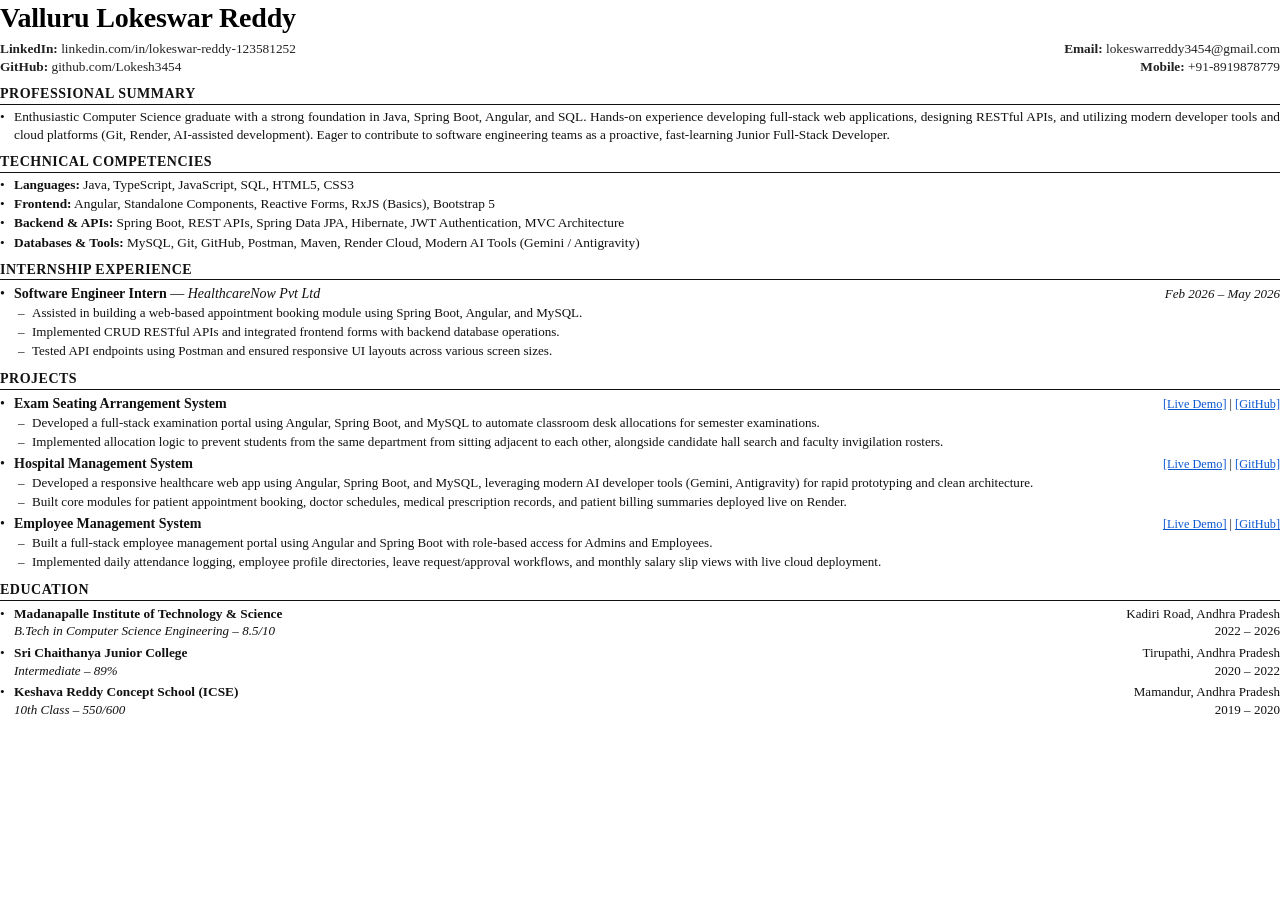
<file: resume_template.html>
<!DOCTYPE html>
<html lang="en">
<head>
  <meta charset="UTF-8">
  <title>Valluru Lokeswar Reddy - Resume</title>
  <style>
    @page {
      size: letter;
      margin: 0.35in 0.45in 0.35in 0.45in;
    }

    * {
      box-sizing: border-box;
      margin: 0;
      padding: 0;
    }

    body {
      font-family: 'Times New Roman', Times, 'Nimbus Roman No9 L', serif;
      font-size: 10.5pt;
      line-height: 1.28;
      color: #111;
      background: #fff;
    }

    /* Header Section */
    .header {
      margin-bottom: 10px;
    }

    .name {
      font-size: 21pt;
      font-weight: bold;
      color: #000;
      margin-bottom: 4px;
      letter-spacing: -0.2px;
    }

    .contact-grid {
      display: flex;
      justify-content: space-between;
      font-size: 10pt;
      color: #222;
    }

    .contact-col {
      display: flex;
      flex-direction: column;
      gap: 1.5px;
    }

    .contact-col-right {
      text-align: right;
    }

    a {
      color: #111;
      text-decoration: none;
    }

    /* Section Headings */
    .section-title {
      font-size: 10.5pt;
      font-weight: bold;
      text-transform: uppercase;
      letter-spacing: 0.5px;
      margin-top: 10px;
      margin-bottom: 3px;
      border-bottom: 1px solid #111;
      padding-bottom: 1px;
    }

    /* Content Elements */
    .summary-text {
      font-size: 10pt;
      line-height: 1.32;
      text-align: justify;
      margin-top: 3px;
      margin-bottom: 4px;
    }

    .competency-list {
      list-style: none;
      margin-top: 3px;
      margin-bottom: 4px;
    }

    .competency-list li {
      position: relative;
      padding-left: 14px;
      margin-bottom: 2px;
      font-size: 10pt;
    }

    .competency-list li::before {
      content: "•";
      position: absolute;
      left: 0;
      font-size: 10pt;
    }

    .bold-label {
      font-weight: bold;
    }

    /* Experience / Projects / Education Items */
    .entry {
      margin-top: 5px;
      margin-bottom: 4px;
    }

    .entry-header {
      display: flex;
      justify-content: space-between;
      align-items: baseline;
      font-size: 10.5pt;
      position: relative;
      padding-left: 14px;
    }

    .entry-header::before {
      content: "•";
      position: absolute;
      left: 0;
      font-size: 10.5pt;
    }

    .entry-title {
      font-weight: bold;
    }

    .entry-company {
      font-style: italic;
    }

    .entry-date {
      font-style: italic;
      font-size: 9.8pt;
      white-space: nowrap;
    }

    .entry-bullets {
      list-style: none;
      margin-top: 2px;
      margin-left: 18px;
    }

    .entry-bullets li {
      position: relative;
      padding-left: 14px;
      margin-bottom: 2.5px;
      font-size: 9.8pt;
      line-height: 1.26;
      text-align: justify;
    }

    .entry-bullets li::before {
      content: "–";
      position: absolute;
      left: 0;
    }

    /* Education Entry */
    .edu-entry {
      margin-top: 4px;
      margin-bottom: 4px;
    }

    .edu-row-1 {
      display: flex;
      justify-content: space-between;
      align-items: baseline;
      font-size: 10pt;
      position: relative;
      padding-left: 14px;
    }

    .edu-row-1::before {
      content: "•";
      position: absolute;
      left: 0;
    }

    .edu-institution {
      font-weight: bold;
    }

    .edu-location {
      font-size: 9.8pt;
    }

    .edu-row-2 {
      display: flex;
      justify-content: space-between;
      align-items: baseline;
      font-size: 9.8pt;
      padding-left: 14px;
      margin-top: 1px;
    }

    .edu-degree {
      font-style: italic;
    }

    .edu-years {
      font-size: 9.8pt;
    }
  </style>
</head>
<body>

  <!-- Header -->
  <div class="header">
    <div class="name">Valluru Lokeswar Reddy</div>
    <div class="contact-grid">
      <div class="contact-col">
        <div><span class="bold-label">LinkedIn:</span> linkedin.com/in/lokeswar-reddy-123581252</div>
        <div><span class="bold-label">GitHub:</span> github.com/Lokesh3454</div>
      </div>
      <div class="contact-col contact-col-right">
        <div><span class="bold-label">Email:</span> lokeswarreddy3454@gmail.com</div>
        <div><span class="bold-label">Mobile:</span> +91-8919878779</div>
      </div>
    </div>
  </div>

  <!-- Professional Summary -->
  <div class="section-title">Professional Summary</div>
  <div class="summary-text" style="position: relative; padding-left: 14px;">
    <span style="position: absolute; left: 0;">•</span>Enthusiastic Computer Science graduate with a strong foundation in Java, Spring Boot, Angular, and SQL. Hands-on experience developing full-stack web applications, designing RESTful APIs, and utilizing modern developer tools and cloud platforms (Git, Render, AI-assisted development). Eager to contribute to software engineering teams as a proactive, fast-learning Junior Full-Stack Developer.
  </div>

  <!-- Technical Competencies -->
  <div class="section-title">Technical Competencies</div>
  <ul class="competency-list">
    <li><span class="bold-label">Languages:</span> Java, TypeScript, JavaScript, SQL, HTML5, CSS3</li>
    <li><span class="bold-label">Frontend:</span> Angular, Standalone Components, Reactive Forms, RxJS (Basics), Bootstrap 5</li>
    <li><span class="bold-label">Backend &amp; APIs:</span> Spring Boot, REST APIs, Spring Data JPA, Hibernate, JWT Authentication, MVC Architecture</li>
    <li><span class="bold-label">Databases &amp; Tools:</span> MySQL, Git, GitHub, Postman, Maven, Render Cloud, Modern AI Tools (Gemini / Antigravity)</li>
  </ul>

  <!-- Internship Experience -->
  <div class="section-title">Internship Experience</div>
  <div class="entry">
    <div class="entry-header">
      <div>
        <span class="entry-title">Software Engineer Intern</span> &mdash;
        <span class="entry-company">HealthcareNow Pvt Ltd</span>
      </div>
      <div class="entry-date">Feb 2026 &ndash; May 2026</div>
    </div>
    <ul class="entry-bullets">
      <li>Assisted in building a web-based appointment booking module using Spring Boot, Angular, and MySQL.</li>
      <li>Implemented CRUD RESTful APIs and integrated frontend forms with backend database operations.</li>
      <li>Tested API endpoints using Postman and ensured responsive UI layouts across various screen sizes.</li>
    </ul>
  </div>

  <!-- Projects -->
  <div class="section-title">Projects</div>

  <!-- Project 1: Exam Seating Arrangement System -->
  <div class="entry">
    <div class="entry-header">
      <div>
        <span class="entry-title">Exam Seating Arrangement System</span>
      </div>
      <div style="font-size: 9.2pt; font-style: normal; white-space: nowrap;">
        <a href="https://student-exam-seating-arrangement.onrender.com/" target="_blank" style="color: #0b57d0; text-decoration: underline;">[Live Demo]</a> |
        <a href="https://github.com/Lokesh3454/Student_Exam_Seating_Arrangement" target="_blank" style="color: #0b57d0; text-decoration: underline;">[GitHub]</a>
      </div>
    </div>
    <ul class="entry-bullets">
      <li>Developed a full-stack examination portal using Angular, Spring Boot, and MySQL to automate classroom desk allocations for semester examinations.</li>
      <li>Implemented allocation logic to prevent students from the same department from sitting adjacent to each other, alongside candidate hall search and faculty invigilation rosters.</li>
    </ul>
  </div>

  <!-- Project 2: Hospital Management System -->
  <div class="entry">
    <div class="entry-header">
      <div>
        <span class="entry-title">Hospital Management System</span>
      </div>
      <div style="font-size: 9.2pt; font-style: normal; white-space: nowrap;">
        <a href="https://hospital-management-system-fbmw.onrender.com/" target="_blank" style="color: #0b57d0; text-decoration: underline;">[Live Demo]</a> |
        <a href="https://github.com/Lokesh3454/Hospital_Management_System" target="_blank" style="color: #0b57d0; text-decoration: underline;">[GitHub]</a>
      </div>
    </div>
    <ul class="entry-bullets">
      <li>Developed a responsive healthcare web app using Angular, Spring Boot, and MySQL, leveraging modern AI developer tools (Gemini, Antigravity) for rapid prototyping and clean architecture.</li>
      <li>Built core modules for patient appointment booking, doctor schedules, medical prescription records, and patient billing summaries deployed live on Render.</li>
    </ul>
  </div>

  <!-- Project 3: Employee Management System -->
  <div class="entry">
    <div class="entry-header">
      <div>
        <span class="entry-title">Employee Management System</span>
      </div>
      <div style="font-size: 9.2pt; font-style: normal; white-space: nowrap;">
        <a href="https://ems-portal-gmw6.onrender.com/" target="_blank" style="color: #0b57d0; text-decoration: underline;">[Live Demo]</a> |
        <a href="https://github.com/Lokesh3454/EMS-Portal-" target="_blank" style="color: #0b57d0; text-decoration: underline;">[GitHub]</a>
      </div>
    </div>
    <ul class="entry-bullets">
      <li>Built a full-stack employee management portal using Angular and Spring Boot with role-based access for Admins and Employees.</li>
      <li>Implemented daily attendance logging, employee profile directories, leave request/approval workflows, and monthly salary slip views with live cloud deployment.</li>
    </ul>
  </div>

  <!-- Education -->
  <div class="section-title">Education</div>

  <div class="edu-entry">
    <div class="edu-row-1">
      <span class="edu-institution">Madanapalle Institute of Technology & Science</span>
      <span class="edu-location">Kadiri Road, Andhra Pradesh</span>
    </div>
    <div class="edu-row-2">
      <span class="edu-degree">B.Tech in Computer Science Engineering &ndash; 8.5/10</span>
      <span class="edu-years">2022 &ndash; 2026</span>
    </div>
  </div>

  <div class="edu-entry">
    <div class="edu-row-1">
      <span class="edu-institution">Sri Chaithanya Junior College</span>
      <span class="edu-location">Tirupathi, Andhra Pradesh</span>
    </div>
    <div class="edu-row-2">
      <span class="edu-degree">Intermediate &ndash; 89%</span>
      <span class="edu-years">2020 &ndash; 2022</span>
    </div>
  </div>

  <div class="edu-entry">
    <div class="edu-row-1">
      <span class="edu-institution">Keshava Reddy Concept School (ICSE)</span>
      <span class="edu-location">Mamandur, Andhra Pradesh</span>
    </div>
    <div class="edu-row-2">
      <span class="edu-degree">10th Class &ndash; 550/600</span>
      <span class="edu-years">2019 &ndash; 2020</span>
    </div>
  </div>

</body>
</html>
</file>
<file: css/style.css>
/* ==========================================================================
   CYBER DARK GLASSMORPHISM DESIGN SYSTEM
   Valluru Lokeswar Reddy — Full-Stack Java & Angular Portfolio
   ========================================================================== */

@import url('https://fonts.googleapis.com/css2?family=Inter:wght@300;400;500;600;700&family=JetBrains+Mono:wght@400;500;600&family=Plus+Jakarta+Sans:wght@500;600;700;800&display=swap');

:root {
  /* Color Palette */
  --bg-deep: #050811;
  --bg-primary: #080d1a;
  --bg-secondary: #0e172a;
  --bg-card: rgba(14, 23, 42, 0.65);
  --bg-card-hover: rgba(22, 36, 66, 0.85);
  --bg-card-subtle: rgba(255, 255, 255, 0.03);

  /* Accents & Glows */
  --cyan: #00f2fe;
  --cyan-glow: rgba(0, 242, 254, 0.35);
  --blue: #3b82f6;
  --blue-glow: rgba(59, 130, 246, 0.3);
  --violet: #a855f7;
  --violet-glow: rgba(168, 85, 247, 0.35);
  --emerald: #10b981;
  --emerald-glow: rgba(16, 185, 129, 0.3);
  --amber: #f59e0b;

  /* Borders & Glass */
  --border-glass: rgba(255, 255, 255, 0.08);
  --border-glass-bright: rgba(255, 255, 255, 0.18);
  --border-glow-cyan: rgba(0, 242, 254, 0.5);
  --border-glow-violet: rgba(168, 85, 247, 0.5);

  /* Text Colors */
  --text-primary: #f8fafc;
  --text-secondary: #94a3b8;
  --text-muted: #64748b;
  --text-white: #ffffff;

  /* Fonts */
  --font-heading: 'Plus Jakarta Sans', -apple-system, BlinkMacSystemFont, sans-serif;
  --font-body: 'Inter', -apple-system, BlinkMacSystemFont, sans-serif;
  --font-mono: 'JetBrains Mono', monospace;

  /* Transitions & Shadows */
  --transition-fast: 0.2s cubic-bezier(0.4, 0, 0.2, 1);
  --transition-smooth: 0.35s cubic-bezier(0.4, 0, 0.2, 1);
  --transition-slow: 0.6s cubic-bezier(0.16, 1, 0.3, 1);
  --shadow-glass: 0 8px 32px 0 rgba(0, 0, 0, 0.37);
  --shadow-neon-cyan: 0 0 25px rgba(0, 242, 254, 0.3);
  --shadow-neon-violet: 0 0 25px rgba(168, 85, 247, 0.3);

  --radius-sm: 8px;
  --radius-md: 14px;
  --radius-lg: 20px;
  --radius-xl: 28px;
  --radius-pill: 9999px;
}

/* Reset & Base Setup */
*, *::before, *::after {
  box-sizing: border-box;
  margin: 0;
  padding: 0;
}

html {
  scroll-behavior: smooth;
  scroll-padding-top: 90px;
}

body {
  background-color: var(--bg-deep);
  color: var(--text-primary);
  font-family: var(--font-body);
  font-size: 16px;
  line-height: 1.6;
  overflow-x: hidden;
  position: relative;
  -webkit-font-smoothing: antialiased;
}

/* Cyber Background Grid & Orbs */
.cyber-bg {
  position: fixed;
  inset: 0;
  z-index: -2;
  background: 
    radial-gradient(circle at 15% 20%, rgba(0, 242, 254, 0.08) 0%, transparent 45%),
    radial-gradient(circle at 85% 30%, rgba(168, 85, 247, 0.08) 0%, transparent 50%),
    radial-gradient(circle at 50% 80%, rgba(59, 130, 246, 0.06) 0%, transparent 60%),
    #050811;
  pointer-events: none;
}

.cyber-grid {
  position: fixed;
  inset: 0;
  z-index: -1;
  background-size: 50px 50px;
  background-image: 
    linear-gradient(to right, rgba(255, 255, 255, 0.02) 1px, transparent 1px),
    linear-gradient(to bottom, rgba(255, 255, 255, 0.02) 1px, transparent 1px);
  mask-image: radial-gradient(circle at center, black, transparent 80%);
  -webkit-mask-image: radial-gradient(circle at center, black, transparent 80%);
  pointer-events: none;
}

/* Ambient Cursor Spotlight */
#cursor-glow {
  position: fixed;
  width: 500px;
  height: 500px;
  border-radius: 50%;
  background: radial-gradient(circle, rgba(0, 242, 254, 0.12) 0%, transparent 70%);
  pointer-events: none;
  transform: translate(-50%, -50%);
  transition: opacity 0.3s ease;
  z-index: 9990;
}

/* Typography Helpers */
h1, h2, h3, h4, h5, h6 {
  font-family: var(--font-heading);
  color: var(--text-white);
  font-weight: 700;
  line-height: 1.25;
}

p {
  color: var(--text-secondary);
}

a {
  color: inherit;
  text-decoration: none;
  transition: var(--transition-fast);
}

.gradient-text {
  background: linear-gradient(135deg, #00f2fe 0%, #4facfe 50%, #a855f7 100%);
  -webkit-background-clip: text;
  -webkit-text-fill-color: transparent;
}

.gradient-text-cyan {
  background: linear-gradient(135deg, #00f2fe 0%, #38bdf8 100%);
  -webkit-background-clip: text;
  -webkit-text-fill-color: transparent;
}

.container {
  width: 100%;
  max-width: 1240px;
  margin: 0 auto;
  padding: 0 24px;
}

/* ==========================================================================
   NAVIGATION BAR
   ========================================================================== */
.navbar {
  position: fixed;
  top: 0;
  left: 0;
  right: 0;
  height: 80px;
  z-index: 1000;
  display: flex;
  align-items: center;
  transition: var(--transition-smooth);
}

.navbar.scrolled {
  background: rgba(7, 11, 20, 0.85);
  backdrop-filter: blur(20px);
  -webkit-backdrop-filter: blur(20px);
  border-bottom: 1px solid var(--border-glass);
  box-shadow: 0 10px 30px rgba(0, 0, 0, 0.4);
}

.navbar .container {
  display: flex;
  align-items: center;
  justify-content: space-between;
}

.brand-logo {
  display: flex;
  align-items: center;
  gap: 12px;
  font-size: 1.25rem;
  font-weight: 800;
  letter-spacing: -0.5px;
}

.logo-badge {
  width: 42px;
  height: 42px;
  border-radius: 12px;
  background: linear-gradient(135deg, rgba(0, 242, 254, 0.2), rgba(168, 85, 247, 0.2));
  border: 1px solid var(--border-glow-cyan);
  display: flex;
  align-items: center;
  justify-content: center;
  color: var(--cyan);
  font-family: var(--font-mono);
  font-size: 1.1rem;
  font-weight: 700;
  box-shadow: 0 0 15px var(--cyan-glow);
}

.nav-menu {
  display: flex;
  align-items: center;
  gap: 32px;
  list-style: none;
}

.nav-link {
  font-size: 0.95rem;
  font-weight: 500;
  color: var(--text-secondary);
  position: relative;
  padding: 6px 0;
}

.nav-link:hover, .nav-link.active {
  color: var(--cyan);
}

.nav-link::after {
  content: '';
  position: absolute;
  bottom: 0;
  left: 0;
  width: 0%;
  height: 2px;
  background: linear-gradient(90deg, var(--cyan), var(--violet));
  transition: width 0.3s ease;
  border-radius: 2px;
}

.nav-link:hover::after, .nav-link.active::after {
  width: 100%;
}

.nav-actions {
  display: flex;
  align-items: center;
  gap: 16px;
}

.nav-btn-cv {
  display: inline-flex;
  align-items: center;
  gap: 8px;
  padding: 10px 20px;
  background: rgba(0, 242, 254, 0.1);
  border: 1px solid var(--cyan);
  border-radius: var(--radius-pill);
  color: var(--cyan);
  font-size: 0.9rem;
  font-weight: 600;
  transition: var(--transition-fast);
}

.nav-btn-cv:hover {
  background: var(--cyan);
  color: var(--bg-deep);
  box-shadow: 0 0 20px var(--cyan-glow);
  transform: translateY(-2px);
}

.menu-toggle {
  display: none;
  background: none;
  border: none;
  color: var(--text-white);
  font-size: 1.5rem;
  cursor: pointer;
}

/* ==========================================================================
   BUTTONS & BADGES
   ========================================================================== */
.btn {
  display: inline-flex;
  align-items: center;
  justify-content: center;
  gap: 10px;
  padding: 14px 28px;
  border-radius: var(--radius-pill);
  font-family: var(--font-heading);
  font-weight: 600;
  font-size: 0.95rem;
  cursor: pointer;
  transition: var(--transition-smooth);
  border: 1px solid transparent;
}

.btn-primary {
  background: linear-gradient(135deg, #00f2fe 0%, #3b82f6 100%);
  color: #050811;
  box-shadow: 0 4px 20px rgba(0, 242, 254, 0.35);
}

.btn-primary:hover {
  transform: translateY(-3px);
  box-shadow: 0 8px 30px rgba(0, 242, 254, 0.55);
}

.btn-secondary {
  background: rgba(255, 255, 255, 0.05);
  backdrop-filter: blur(12px);
  color: var(--text-white);
  border: 1px solid var(--border-glass-bright);
}

.btn-secondary:hover {
  background: rgba(255, 255, 255, 0.12);
  border-color: var(--cyan);
  color: var(--cyan);
  transform: translateY(-3px);
}

.btn-sm {
  padding: 8px 18px;
  font-size: 0.85rem;
}

.status-pill {
  display: inline-flex;
  align-items: center;
  gap: 8px;
  padding: 6px 16px;
  background: rgba(16, 185, 129, 0.12);
  border: 1px solid rgba(16, 185, 129, 0.35);
  border-radius: var(--radius-pill);
  color: #34d399;
  font-size: 0.85rem;
  font-weight: 600;
  box-shadow: 0 0 15px rgba(16, 185, 129, 0.15);
}

.status-pulse {
  width: 8px;
  height: 8px;
  border-radius: 50%;
  background: #34d399;
  box-shadow: 0 0 10px #34d399;
  animation: pulse-green 2s infinite;
}

@keyframes pulse-green {
  0% { transform: scale(0.95); opacity: 0.8; }
  50% { transform: scale(1.3); opacity: 1; }
  100% { transform: scale(0.95); opacity: 0.8; }
}

/* ==========================================================================
   HERO SECTION
   ========================================================================== */
.hero-section {
  min-height: 100vh;
  padding-top: 140px;
  padding-bottom: 80px;
  display: flex;
  align-items: center;
  position: relative;
}

.hero-grid {
  display: grid;
  grid-template-columns: 1.15fr 0.85fr;
  gap: 60px;
  align-items: center;
}

.hero-content {
  display: flex;
  flex-direction: column;
  gap: 24px;
}

.hero-greeting {
  display: flex;
  align-items: center;
  gap: 12px;
}

.hero-title {
  font-size: clamp(2.4rem, 5vw, 3.8rem);
  font-weight: 800;
  letter-spacing: -1.5px;
  line-height: 1.15;
}

.hero-role-wrapper {
  font-size: clamp(1.2rem, 2.5vw, 1.6rem);
  font-family: var(--font-mono);
  color: var(--cyan);
  display: flex;
  align-items: center;
  gap: 8px;
  min-height: 40px;
}

.role-cursor {
  display: inline-block;
  width: 3px;
  height: 1.3em;
  background-color: var(--cyan);
  animation: blink 0.9s infinite;
}

@keyframes blink {
  0%, 100% { opacity: 1; }
  50% { opacity: 0; }
}

.hero-description {
  font-size: 1.1rem;
  line-height: 1.7;
  color: var(--text-secondary);
  max-width: 580px;
}

.hero-cta-group {
  display: flex;
  flex-wrap: wrap;
  gap: 16px;
  margin-top: 8px;
}

/* Hero Metric Stats Cards */
.hero-stats-row {
  display: grid;
  grid-template-columns: repeat(3, 1fr);
  gap: 16px;
  margin-top: 20px;
  padding-top: 24px;
  border-top: 1px solid var(--border-glass);
}

.stat-item {
  display: flex;
  flex-direction: column;
}

.stat-number {
  font-size: 1.8rem;
  font-weight: 800;
  font-family: var(--font-heading);
  color: var(--text-white);
}

.stat-label {
  font-size: 0.82rem;
  color: var(--text-muted);
  text-transform: uppercase;
  letter-spacing: 0.5px;
  font-weight: 500;
}

/* Hero Portrait & Orbital Badges */
.hero-visual {
  position: relative;
  display: flex;
  align-items: center;
  justify-content: center;
}

.portrait-frame-wrapper {
  position: relative;
  width: 340px;
  height: 420px;
  display: flex;
  align-items: center;
  justify-content: center;
}

.portrait-glow-ring {
  position: absolute;
  inset: -15px;
  border-radius: var(--radius-xl);
  background: linear-gradient(135deg, rgba(0, 242, 254, 0.4), rgba(168, 85, 247, 0.4));
  filter: blur(28px);
  z-index: 1;
  opacity: 0.7;
  animation: pulse-slow 5s ease-in-out infinite alternate;
}

@keyframes pulse-slow {
  0% { transform: scale(0.96); opacity: 0.5; }
  100% { transform: scale(1.03); opacity: 0.85; }
}

.portrait-container {
  position: relative;
  width: 100%;
  height: 100%;
  border-radius: var(--radius-xl);
  overflow: hidden;
  border: 2px solid var(--border-glass-bright);
  background: var(--bg-card);
  box-shadow: var(--shadow-glass);
  z-index: 2;
}

.portrait-container img {
  width: 100%;
  height: 100%;
  object-fit: cover;
  object-position: top center;
  transition: transform var(--transition-slow);
}

.portrait-container:hover img {
  transform: scale(1.04);
}

.portrait-overlay-gradient {
  position: absolute;
  inset: 0;
  background: linear-gradient(to top, rgba(7, 11, 20, 0.85) 0%, transparent 40%);
  pointer-events: none;
}

/* Floating Orbit Badges */
.orbit-badge {
  position: absolute;
  z-index: 3;
  display: flex;
  align-items: center;
  gap: 10px;
  padding: 10px 18px;
  background: rgba(14, 23, 42, 0.88);
  backdrop-filter: blur(16px);
  border: 1px solid var(--border-glass-bright);
  border-radius: var(--radius-pill);
  box-shadow: 0 10px 25px rgba(0, 0, 0, 0.5);
  color: var(--text-white);
  font-size: 0.85rem;
  font-weight: 600;
  animation: float 4s ease-in-out infinite;
}

.orbit-badge i {
  font-size: 1.15rem;
}

.badge-java {
  top: 15px;
  left: -25px;
  border-color: rgba(245, 158, 11, 0.4);
  animation-delay: 0s;
}
.badge-java i { color: #f59e0b; }

.badge-angular {
  bottom: 40px;
  left: -35px;
  border-color: rgba(239, 68, 68, 0.4);
  animation-delay: 1.5s;
}
.badge-angular i { color: #ef4444; }

.badge-spring {
  top: 60px;
  right: -30px;
  border-color: rgba(16, 185, 129, 0.4);
  animation-delay: 2.5s;
}
.badge-spring i { color: #10b981; }

.badge-mysql {
  bottom: 80px;
  right: -25px;
  border-color: rgba(59, 130, 246, 0.4);
  animation-delay: 3.2s;
}
.badge-mysql i { color: #3b82f6; }

@keyframes float {
  0%, 100% { transform: translateY(0); }
  50% { transform: translateY(-10px); }
}

/* ==========================================================================
   SECTION HEADINGS & UTILITIES
   ========================================================================== */
.section {
  padding: 100px 0;
  position: relative;
}

.section-header {
  text-align: center;
  max-width: 680px;
  margin: 0 auto 60px;
}

.section-tag {
  display: inline-flex;
  align-items: center;
  gap: 8px;
  padding: 6px 16px;
  background: rgba(0, 242, 254, 0.08);
  border: 1px solid rgba(0, 242, 254, 0.25);
  border-radius: var(--radius-pill);
  color: var(--cyan);
  font-size: 0.82rem;
  font-family: var(--font-mono);
  font-weight: 600;
  text-transform: uppercase;
  letter-spacing: 1px;
  margin-bottom: 16px;
}

.section-title {
  font-size: clamp(2rem, 3.5vw, 2.8rem);
  font-weight: 800;
  letter-spacing: -1px;
  margin-bottom: 16px;
}

.section-subtitle {
  font-size: 1.05rem;
  color: var(--text-secondary);
}

/* Glass Card Component */
.glass-card {
  background: var(--bg-card);
  backdrop-filter: blur(16px);
  -webkit-backdrop-filter: blur(16px);
  border: 1px solid var(--border-glass);
  border-radius: var(--radius-lg);
  padding: 32px;
  transition: var(--transition-smooth);
  position: relative;
  overflow: hidden;
}

.glass-card::before {
  content: '';
  position: absolute;
  top: 0;
  left: 0;
  right: 0;
  height: 1px;
  background: linear-gradient(90deg, transparent, rgba(255, 255, 255, 0.15), transparent);
}

.glass-card:hover {
  background: var(--bg-card-hover);
  border-color: var(--border-glass-bright);
  transform: translateY(-5px);
  box-shadow: var(--shadow-glass);
}

/* ==========================================================================
   ABOUT SECTION
   ========================================================================== */
.about-grid {
  display: grid;
  grid-template-columns: 1fr 1fr;
  gap: 32px;
}

.about-narrative {
  display: flex;
  flex-direction: column;
  gap: 20px;
}

.about-narrative p {
  font-size: 1.05rem;
  line-height: 1.8;
}

.about-features-grid {
  display: grid;
  grid-template-columns: repeat(2, 1fr);
  gap: 20px;
}

.feature-box {
  padding: 24px;
  border-radius: var(--radius-md);
  background: rgba(255, 255, 255, 0.02);
  border: 1px solid var(--border-glass);
  transition: var(--transition-fast);
}

.feature-box:hover {
  border-color: var(--cyan);
  background: rgba(0, 242, 254, 0.04);
}

.feature-icon {
  width: 46px;
  height: 46px;
  border-radius: 12px;
  background: rgba(0, 242, 254, 0.1);
  color: var(--cyan);
  display: flex;
  align-items: center;
  justify-content: center;
  font-size: 1.3rem;
  margin-bottom: 16px;
}

.feature-box h4 {
  font-size: 1.1rem;
  margin-bottom: 8px;
}

.feature-box p {
  font-size: 0.9rem;
  line-height: 1.5;
}

/* ==========================================================================
   TECHNICAL COMPETENCIES SECTION
   ========================================================================== */
.skills-filter-container {
  display: flex;
  justify-content: center;
  flex-wrap: wrap;
  gap: 12px;
  margin-bottom: 48px;
}

.filter-btn {
  padding: 10px 22px;
  background: rgba(14, 23, 42, 0.6);
  border: 1px solid var(--border-glass);
  border-radius: var(--radius-pill);
  color: var(--text-secondary);
  font-size: 0.9rem;
  font-weight: 600;
  cursor: pointer;
  transition: var(--transition-fast);
}

.filter-btn:hover {
  color: var(--text-white);
  border-color: var(--border-glass-bright);
}

.filter-btn.active {
  background: linear-gradient(135deg, rgba(0, 242, 254, 0.2), rgba(59, 130, 246, 0.2));
  color: var(--cyan);
  border-color: var(--cyan);
  box-shadow: 0 0 15px var(--cyan-glow);
}

.skills-grid {
  display: grid;
  grid-template-columns: repeat(auto-fill, minmax(320px, 1fr));
  gap: 24px;
}

.skill-card {
  display: flex;
  flex-direction: column;
  gap: 16px;
}

.skill-header {
  display: flex;
  align-items: center;
  justify-content: space-between;
}

.skill-info {
  display: flex;
  align-items: center;
  gap: 14px;
}

.skill-icon {
  width: 44px;
  height: 44px;
  border-radius: 12px;
  display: flex;
  align-items: center;
  justify-content: center;
  font-size: 1.4rem;
  background: rgba(255, 255, 255, 0.05);
  border: 1px solid var(--border-glass);
}

.skill-name {
  font-size: 1.1rem;
  font-weight: 700;
}

.skill-category-badge {
  font-size: 0.75rem;
  font-family: var(--font-mono);
  padding: 4px 10px;
  border-radius: var(--radius-pill);
  background: rgba(255, 255, 255, 0.05);
  color: var(--text-muted);
}

.skill-meter-wrapper {
  display: flex;
  flex-direction: column;
  gap: 6px;
}

.skill-meter-bar {
  width: 100%;
  height: 6px;
  background: rgba(255, 255, 255, 0.08);
  border-radius: 6px;
  overflow: hidden;
}

.skill-meter-fill {
  height: 100%;
  background: linear-gradient(90deg, var(--cyan), var(--violet));
  border-radius: 6px;
  box-shadow: 0 0 10px var(--cyan-glow);
  transition: width 1s ease-in-out;
}

.skill-tags {
  display: flex;
  flex-wrap: wrap;
  gap: 8px;
}

.skill-tag {
  font-size: 0.78rem;
  padding: 3px 10px;
  border-radius: 6px;
  background: rgba(255, 255, 255, 0.04);
  color: var(--text-secondary);
  border: 1px solid rgba(255, 255, 255, 0.05);
}

/* ==========================================================================
   PROJECTS SHOWCASE SECTION (Centerpiece)
   ========================================================================== */
.projects-container {
  display: flex;
  flex-direction: column;
  gap: 64px;
}

.project-card {
  display: grid;
  grid-template-columns: 1.15fr 0.85fr;
  gap: 40px;
  padding: 36px;
  background: var(--bg-card);
  border: 1px solid var(--border-glass);
  border-radius: var(--radius-xl);
  backdrop-filter: blur(20px);
  transition: var(--transition-smooth);
}

.project-card:hover {
  border-color: var(--border-glow-cyan);
  box-shadow: 0 20px 50px rgba(0, 0, 0, 0.6), 0 0 30px rgba(0, 242, 254, 0.15);
}

.project-preview-wrapper {
  position: relative;
  border-radius: var(--radius-lg);
  overflow: hidden;
  border: 1px solid var(--border-glass-bright);
  background: #000;
  box-shadow: 0 12px 30px rgba(0, 0, 0, 0.5);
  cursor: pointer;
  aspect-ratio: 16 / 9;
}

.project-preview-img {
  width: 100%;
  height: 100%;
  object-fit: cover;
  transition: transform var(--transition-slow);
}

.project-card:hover .project-preview-img {
  transform: scale(1.05);
}

.preview-overlay {
  position: absolute;
  inset: 0;
  background: rgba(7, 11, 20, 0.6);
  backdrop-filter: blur(4px);
  display: flex;
  align-items: center;
  justify-content: center;
  opacity: 0;
  transition: var(--transition-fast);
}

.project-preview-wrapper:hover .preview-overlay {
  opacity: 1;
}

.preview-pill {
  padding: 10px 20px;
  border-radius: var(--radius-pill);
  background: var(--cyan);
  color: #050811;
  font-weight: 700;
  font-size: 0.9rem;
  display: flex;
  align-items: center;
  gap: 8px;
  box-shadow: 0 0 25px var(--cyan-glow);
}

.project-info-wrapper {
  display: flex;
  flex-direction: column;
  justify-content: space-between;
  gap: 20px;
}

.project-badge-row {
  display: flex;
  align-items: center;
  justify-content: space-between;
}

.project-type-tag {
  font-size: 0.8rem;
  font-family: var(--font-mono);
  font-weight: 600;
  color: var(--cyan);
  background: rgba(0, 242, 254, 0.1);
  padding: 4px 12px;
  border-radius: var(--radius-pill);
  border: 1px solid rgba(0, 242, 254, 0.3);
}

.project-live-indicator {
  display: flex;
  align-items: center;
  gap: 6px;
  font-size: 0.8rem;
  font-weight: 600;
  color: #34d399;
}

.pulse-dot-green {
  width: 7px;
  height: 7px;
  border-radius: 50%;
  background-color: #34d399;
  box-shadow: 0 0 8px #34d399;
  animation: pulse-green 1.8s infinite;
}

.project-title {
  font-size: 1.85rem;
  font-weight: 800;
  letter-spacing: -0.5px;
}

.project-pitch {
  font-size: 0.98rem;
  line-height: 1.6;
  color: var(--text-secondary);
}

.project-highlights-list {
  list-style: none;
  display: flex;
  flex-direction: column;
  gap: 8px;
}

.project-highlights-list li {
  font-size: 0.88rem;
  color: var(--text-primary);
  display: flex;
  align-items: flex-start;
  gap: 10px;
}

.project-highlights-list li i {
  color: var(--cyan);
  margin-top: 4px;
}

.project-tech-pills {
  display: flex;
  flex-wrap: wrap;
  gap: 8px;
}

.tech-pill {
  font-size: 0.8rem;
  font-family: var(--font-mono);
  padding: 4px 12px;
  background: rgba(255, 255, 255, 0.05);
  border: 1px solid var(--border-glass);
  border-radius: 8px;
  color: #e2e8f0;
}

.project-actions-row {
  display: flex;
  flex-wrap: wrap;
  gap: 12px;
  margin-top: 8px;
}

/* ==========================================================================
   INTERACTIVE PROJECT MODAL
   ========================================================================== */
.modal-backdrop {
  position: fixed;
  inset: 0;
  background: rgba(5, 8, 17, 0.88);
  backdrop-filter: blur(24px);
  -webkit-backdrop-filter: blur(24px);
  z-index: 2000;
  display: flex;
  align-items: center;
  justify-content: center;
  padding: 24px;
  opacity: 0;
  visibility: hidden;
  transition: opacity 0.3s ease, visibility 0.3s ease;
}

.modal-backdrop.open {
  opacity: 1;
  visibility: visible;
}

.modal-window {
  background: #0b1222;
  border: 1px solid var(--border-glass-bright);
  border-radius: var(--radius-xl);
  width: 100%;
  max-width: 960px;
  max-height: 90vh;
  overflow-y: auto;
  box-shadow: 0 25px 60px rgba(0, 0, 0, 0.8), 0 0 40px rgba(0, 242, 254, 0.2);
  transform: scale(0.95) translateY(20px);
  transition: transform 0.35s cubic-bezier(0.16, 1, 0.3, 1);
  position: relative;
}

.modal-backdrop.open .modal-window {
  transform: scale(1) translateY(0);
}

.modal-header {
  position: sticky;
  top: 0;
  background: rgba(11, 18, 34, 0.95);
  backdrop-filter: blur(16px);
  border-bottom: 1px solid var(--border-glass);
  padding: 24px 32px;
  display: flex;
  align-items: center;
  justify-content: space-between;
  z-index: 10;
}

.modal-close-btn {
  width: 40px;
  height: 40px;
  border-radius: 50%;
  background: rgba(255, 255, 255, 0.06);
  border: 1px solid var(--border-glass);
  color: var(--text-white);
  font-size: 1.2rem;
  display: flex;
  align-items: center;
  justify-content: center;
  cursor: pointer;
  transition: var(--transition-fast);
}

.modal-close-btn:hover {
  background: rgba(239, 68, 68, 0.2);
  color: #ef4444;
  border-color: #ef4444;
}

.modal-tabs {
  display: flex;
  gap: 12px;
  padding: 16px 32px;
  background: rgba(255, 255, 255, 0.02);
  border-bottom: 1px solid var(--border-glass);
  overflow-x: auto;
}

.modal-tab-btn {
  padding: 8px 18px;
  background: none;
  border: none;
  color: var(--text-secondary);
  font-size: 0.9rem;
  font-weight: 600;
  cursor: pointer;
  border-radius: var(--radius-pill);
  transition: var(--transition-fast);
  white-space: nowrap;
}

.modal-tab-btn:hover {
  color: var(--text-white);
}

.modal-tab-btn.active {
  background: rgba(0, 242, 254, 0.15);
  color: var(--cyan);
  border: 1px solid var(--border-glow-cyan);
}

.modal-body {
  padding: 32px;
}

.tab-content {
  display: none;
}

.tab-content.active {
  display: block;
}

.deepdive-grid {
  display: grid;
  grid-template-columns: 1fr 1fr;
  gap: 24px;
  margin-top: 20px;
}

.deepdive-card {
  padding: 24px;
  border-radius: var(--radius-md);
  background: rgba(255, 255, 255, 0.03);
  border: 1px solid var(--border-glass);
}

.deepdive-card h4 {
  font-size: 1.1rem;
  color: var(--cyan);
  margin-bottom: 12px;
  display: flex;
  align-items: center;
  gap: 8px;
}

.deepdive-card p, .deepdive-card ul {
  font-size: 0.92rem;
  color: var(--text-secondary);
  line-height: 1.6;
}

.deepdive-card ul {
  padding-left: 20px;
  margin-top: 8px;
}

.deepdive-card li {
  margin-bottom: 6px;
}

.architecture-code-block {
  background: #060a12;
  border: 1px solid var(--border-glass);
  border-radius: var(--radius-md);
  padding: 20px;
  font-family: var(--font-mono);
  font-size: 0.88rem;
  color: #38bdf8;
  overflow-x: auto;
  line-height: 1.5;
  margin-top: 16px;
}

/* ==========================================================================
   EXPERIENCE & EDUCATION TIMELINE
   ========================================================================== */
.timeline-layout-grid {
  display: grid;
  grid-template-columns: 1fr 1fr;
  gap: 40px;
}

.timeline-column {
  display: flex;
  flex-direction: column;
  gap: 24px;
}

.timeline-col-header {
  display: flex;
  align-items: center;
  gap: 12px;
  margin-bottom: 8px;
}

.timeline-col-header i {
  font-size: 1.4rem;
  color: var(--cyan);
}

.timeline-wrapper {
  position: relative;
  display: flex;
  flex-direction: column;
  gap: 24px;
}

.timeline-wrapper::before {
  content: '';
  position: absolute;
  top: 10px;
  bottom: 10px;
  left: 20px;
  width: 2px;
  background: linear-gradient(to bottom, var(--cyan), var(--violet), transparent);
}

.timeline-node {
  position: relative;
  padding-left: 56px;
}

.timeline-dot {
  position: absolute;
  left: 13px;
  top: 24px;
  width: 16px;
  height: 16px;
  border-radius: 50%;
  background: var(--bg-deep);
  border: 3px solid var(--cyan);
  box-shadow: 0 0 12px var(--cyan-glow);
  z-index: 2;
}

.timeline-card {
  padding: 28px;
}

.timeline-meta-row {
  display: flex;
  align-items: center;
  justify-content: space-between;
  margin-bottom: 8px;
}

.timeline-badge {
  font-size: 0.78rem;
  font-family: var(--font-mono);
  padding: 3px 10px;
  border-radius: var(--radius-pill);
  background: rgba(0, 242, 254, 0.1);
  color: var(--cyan);
  border: 1px solid rgba(0, 242, 254, 0.3);
}

.timeline-period {
  font-size: 0.85rem;
  color: var(--text-muted);
}

.timeline-role {
  font-size: 1.25rem;
  font-weight: 700;
  margin-bottom: 4px;
}

.timeline-org {
  font-size: 1rem;
  color: var(--text-secondary);
  font-weight: 500;
  margin-bottom: 12px;
}

.timeline-bullets {
  list-style: none;
  display: flex;
  flex-direction: column;
  gap: 8px;
}

.timeline-bullets li {
  font-size: 0.9rem;
  color: var(--text-secondary);
  line-height: 1.55;
  position: relative;
  padding-left: 16px;
}

.timeline-bullets li::before {
  content: '▹';
  position: absolute;
  left: 0;
  color: var(--cyan);
}

/* ==========================================================================
   INTERACTIVE CONTACT & CONNECT
   ========================================================================== */
.contact-grid {
  display: grid;
  grid-template-columns: 1fr 1fr;
  gap: 40px;
}

.contact-cards-stack {
  display: flex;
  flex-direction: column;
  gap: 16px;
}

.contact-item-card {
  display: flex;
  align-items: center;
  justify-content: space-between;
  padding: 20px 24px;
  border-radius: var(--radius-md);
  background: var(--bg-card);
  border: 1px solid var(--border-glass);
  backdrop-filter: blur(12px);
  transition: var(--transition-fast);
}

.contact-item-card:hover {
  border-color: var(--cyan);
  transform: translateX(4px);
}

.contact-item-left {
  display: flex;
  align-items: center;
  gap: 16px;
}

.contact-item-icon {
  width: 46px;
  height: 46px;
  border-radius: 12px;
  background: rgba(0, 242, 254, 0.1);
  color: var(--cyan);
  display: flex;
  align-items: center;
  justify-content: center;
  font-size: 1.25rem;
}

.contact-item-label {
  font-size: 0.8rem;
  color: var(--text-muted);
  text-transform: uppercase;
  letter-spacing: 0.5px;
}

.contact-item-value {
  font-size: 1rem;
  font-weight: 600;
  color: var(--text-white);
}

.copy-btn {
  background: rgba(255, 255, 255, 0.05);
  border: 1px solid var(--border-glass);
  color: var(--text-secondary);
  padding: 8px 14px;
  border-radius: var(--radius-sm);
  cursor: pointer;
  font-size: 0.85rem;
  font-family: var(--font-body);
  display: flex;
  align-items: center;
  gap: 6px;
  transition: var(--transition-fast);
}

.copy-btn:hover {
  background: var(--cyan);
  color: #050811;
  border-color: var(--cyan);
}

/* Contact Form */
.contact-form {
  display: flex;
  flex-direction: column;
  gap: 20px;
}

.form-group {
  display: flex;
  flex-direction: column;
  gap: 8px;
}

.form-label {
  font-size: 0.88rem;
  font-weight: 600;
  color: var(--text-secondary);
}

.form-control {
  width: 100%;
  padding: 14px 18px;
  background: rgba(255, 255, 255, 0.03);
  border: 1px solid var(--border-glass);
  border-radius: var(--radius-md);
  color: var(--text-white);
  font-family: var(--font-body);
  font-size: 0.95rem;
  outline: none;
  transition: var(--transition-fast);
}

.form-control:focus {
  border-color: var(--cyan);
  box-shadow: 0 0 15px var(--cyan-glow);
  background: rgba(255, 255, 255, 0.06);
}

textarea.form-control {
  min-height: 120px;
  resize: vertical;
}

/* Toast Alert Popup */
.toast-container {
  position: fixed;
  bottom: 30px;
  right: 30px;
  z-index: 3000;
  display: flex;
  flex-direction: column;
  gap: 12px;
  pointer-events: none;
}

.toast {
  padding: 14px 24px;
  background: #0f172a;
  border: 1px solid var(--cyan);
  border-radius: var(--radius-pill);
  color: var(--text-white);
  font-size: 0.9rem;
  font-weight: 600;
  box-shadow: 0 10px 30px rgba(0, 0, 0, 0.6), 0 0 20px var(--cyan-glow);
  display: flex;
  align-items: center;
  gap: 10px;
  transform: translateY(30px);
  opacity: 0;
  transition: transform 0.3s cubic-bezier(0.16, 1, 0.3, 1), opacity 0.3s ease;
}

.toast.show {
  transform: translateY(0);
  opacity: 1;
}

.toast i {
  color: var(--cyan);
  font-size: 1.1rem;
}

/* ==========================================================================
   FOOTER
   ========================================================================== */
.footer {
  background: #04060c;
  border-top: 1px solid var(--border-glass);
  padding: 50px 0 30px;
  position: relative;
}

.footer-top-row {
  display: flex;
  align-items: center;
  justify-content: space-between;
  padding-bottom: 30px;
  border-bottom: 1px solid rgba(255, 255, 255, 0.04);
}

.footer-links {
  display: flex;
  gap: 24px;
  list-style: none;
}

.footer-links a {
  color: var(--text-secondary);
  font-size: 0.9rem;
}

.footer-links a:hover {
  color: var(--cyan);
}

.footer-bottom-row {
  display: flex;
  align-items: center;
  justify-content: space-between;
  padding-top: 24px;
  font-size: 0.85rem;
  color: var(--text-muted);
}

.back-to-top {
  width: 38px;
  height: 38px;
  border-radius: 50%;
  background: rgba(255, 255, 255, 0.05);
  border: 1px solid var(--border-glass);
  color: var(--text-white);
  display: flex;
  align-items: center;
  justify-content: center;
  cursor: pointer;
  transition: var(--transition-fast);
}

.back-to-top:hover {
  background: var(--cyan);
  color: #050811;
  box-shadow: 0 0 15px var(--cyan-glow);
}

/* ==========================================================================
   RESPONSIVE DESIGN (Tablets & Mobile)
   ========================================================================== */
@media (max-width: 992px) {
  .hero-grid {
    grid-template-columns: 1fr;
    text-align: center;
    gap: 50px;
  }

  .hero-content {
    align-items: center;
  }

  .hero-greeting {
    justify-content: center;
  }

  .hero-role-wrapper {
    justify-content: center;
  }

  .hero-description {
    margin: 0 auto;
  }

  .hero-cta-group {
    justify-content: center;
  }

  .hero-stats-row {
    justify-content: center;
    gap: 30px;
  }

  .about-grid {
    grid-template-columns: 1fr;
  }

  .project-card {
    grid-template-columns: 1fr;
    padding: 24px;
  }

  .timeline-layout-grid {
    grid-template-columns: 1fr;
  }

  .contact-grid {
    grid-template-columns: 1fr;
  }

  .menu-toggle {
    display: block;
  }

  .nav-menu {
    position: fixed;
    top: 80px;
    left: 0;
    right: 0;
    background: rgba(7, 11, 20, 0.96);
    backdrop-filter: blur(24px);
    border-bottom: 1px solid var(--border-glass);
    flex-direction: column;
    padding: 30px;
    gap: 20px;
    transform: translateY(-150%);
    transition: transform 0.4s ease;
  }

  .nav-menu.mobile-open {
    transform: translateY(0);
  }

  .nav-btn-cv {
    display: none;
  }
}

@media (max-width: 640px) {
  .hero-stats-row {
    grid-template-columns: 1fr;
    gap: 16px;
  }

  .about-features-grid {
    grid-template-columns: 1fr;
  }

  .portrait-frame-wrapper {
    width: 280px;
    height: 350px;
  }

  .orbit-badge {
    padding: 6px 12px;
    font-size: 0.75rem;
  }

  .modal-window {
    padding: 0;
  }

  .modal-header, .modal-body, .modal-tabs {
    padding-left: 20px;
    padding-right: 20px;
  }

  .deepdive-grid {
    grid-template-columns: 1fr;
  }

  .footer-top-row {
    flex-direction: column;
    gap: 20px;
    text-align: center;
  }

  .footer-bottom-row {
    flex-direction: column;
    gap: 16px;
    text-align: center;
  }
}
</file>
